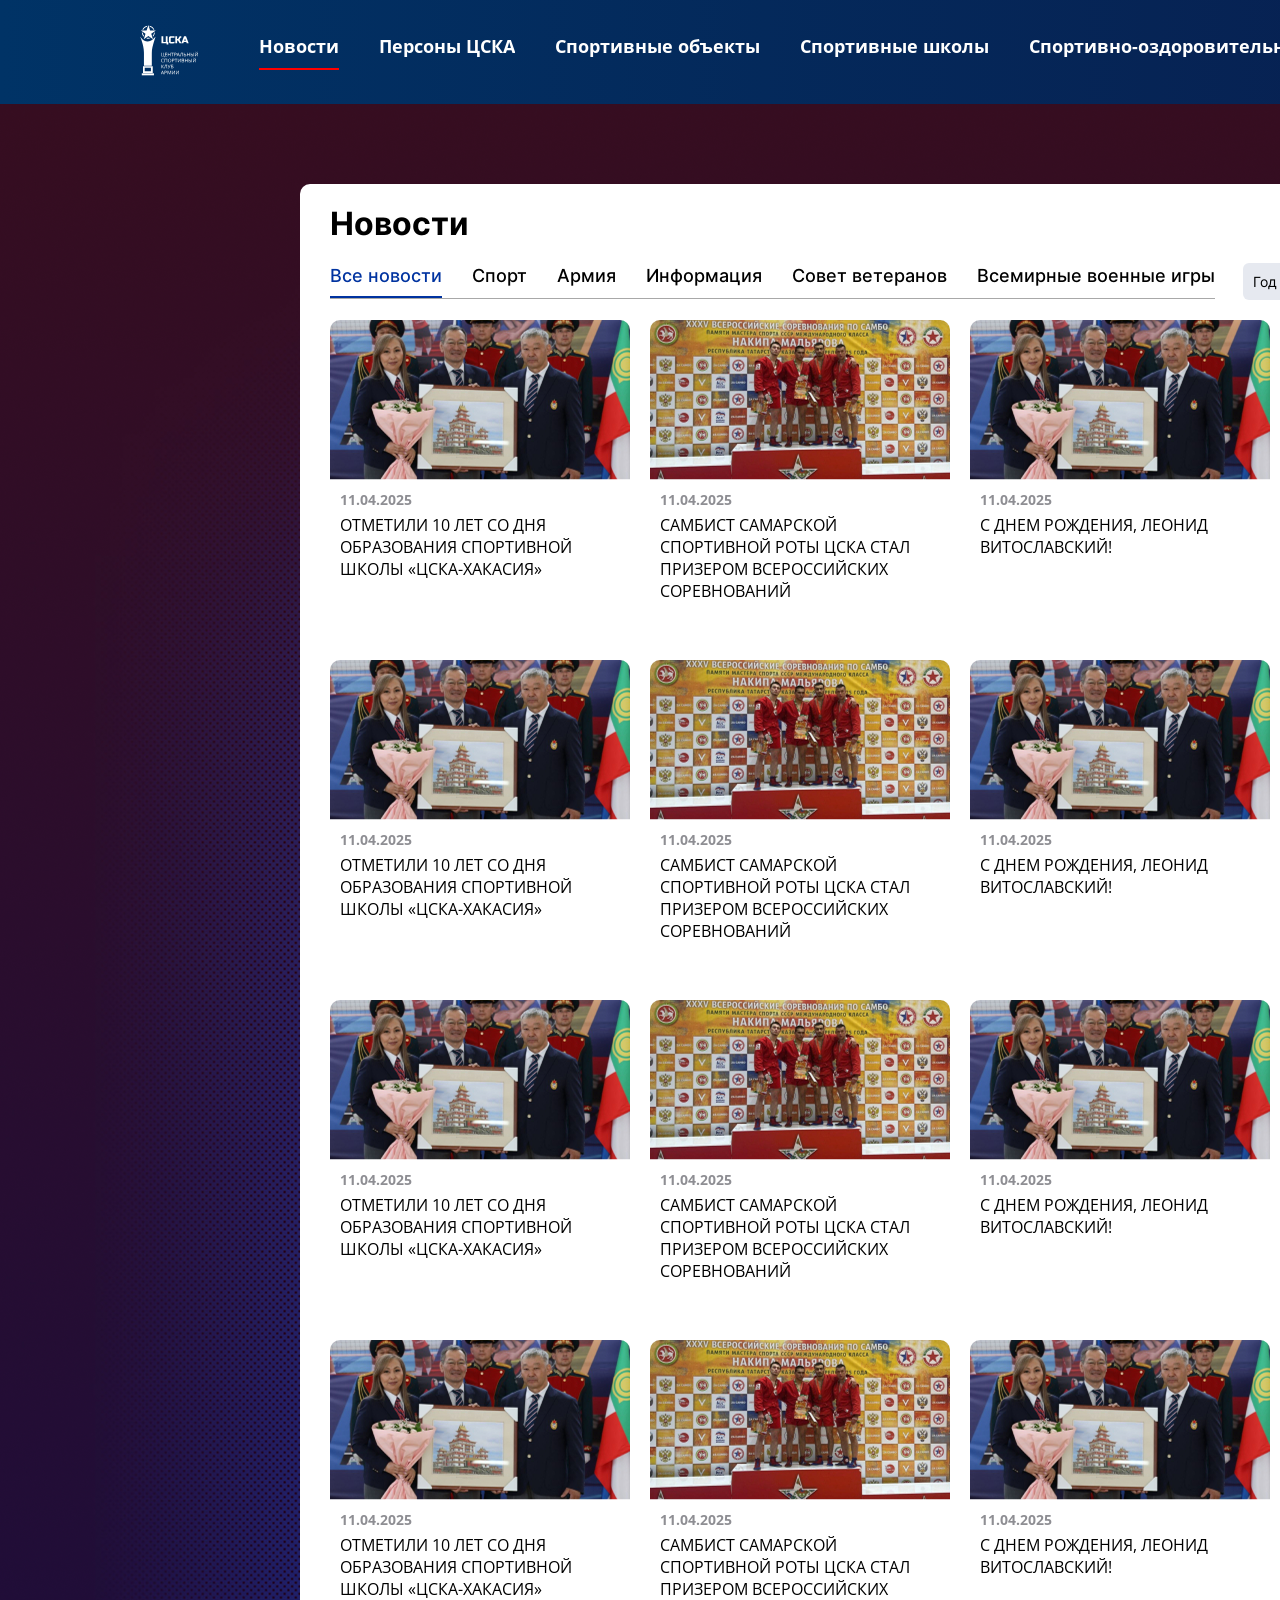
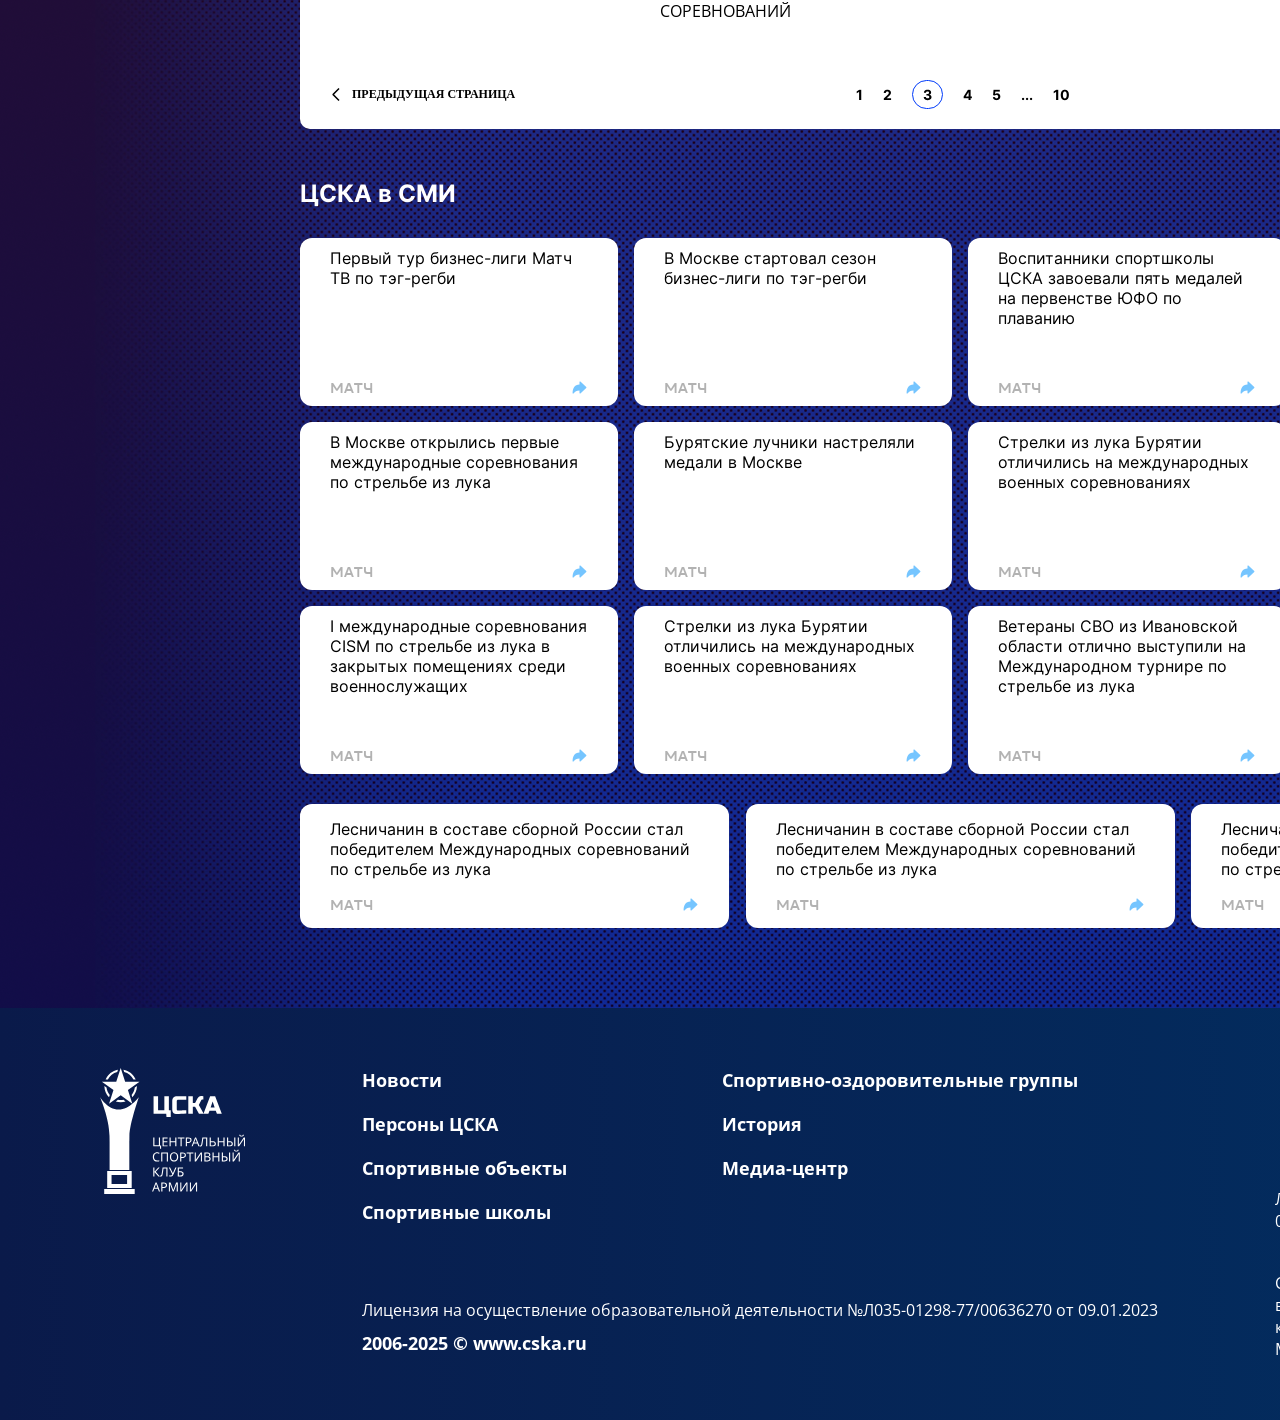
<file: index.html>
<!DOCTYPE html>
<html lang="en">

<head>
    <meta charset="UTF-8">
    <meta name="viewport" content="width=device-width, initial-scale=1.0">
    <link rel="stylesheet" href="./style/style.css">
    <title>Новости</title>
</head>

<body>
    <header>
        <a href="index8.html"><img src="./assets/icons/Logo.svg" alt=""></a>
        <ul>
            <div class="li2">
                <li>Новости</li>
                <hr>
            </div>
            <a href="index2.html">Персоны ЦСКА</a>
            <a href="index3.html">Спортивные объекты</a>
            <a href="index4.html">Спортивные школы</a>
            <a href="index5.html">Спортивно-оздоровительные группы</a>
            <a href="index6.html">История</a>
            <a href="index7.html">Медиа-центр</a>
        </ul>
    </header>
    <div class="news">
        <div class="content">
            <h1>Новости</h1>
            <section>
                <ul>
                    <div class="li2">
                        <li> Все новости</li>
                        <hr>
                    </div>
                    <li>Спорт</li>
                    <li>Армия</li>
                    <li>Информация</li>
                    <li>Совет ветеранов</li>
                    <li>Всемирные военные игры</li>
                </ul>
                <div class="btn" id="year-btn">
                    <p>Год</p>
                    <img src="./assets/icons/eva_arrow-up-fill.svg" alt="">
                    <ul id="year-dropdown" class="dropdown">
                        <!-- Список годов будет добавлен с помощью JS -->
                    </ul>
                </div>
                <div class="btn" id="month-btn">
                    <p>Месяц</p>
                    <img src="./assets/icons/eva_arrow-up-fill.svg" alt="">
                    <ul id="month-dropdown" class="dropdown">
                        <!-- Список месяцев будет добавлен с помощью JS -->
                    </ul>
                </div>
            </section>
            <div class="carts">
                <div class="cart">
                    <img src="./assets/img/New.png" alt="">
                    <div class="content">
                        <h2>11.04.2025</h2>
                        <p>ОТМЕТИЛИ 10 ЛЕТ СО ДНЯ ОБРАЗОВАНИЯ СПОРТИВНОЙ ШКОЛЫ «ЦСКА-ХАКАСИЯ»</p>
                    </div>
                </div>
                <div class="cart">
                    <img src="./assets/img/New2.png" alt="">
                    <div class="content">
                        <h2>11.04.2025</h2>
                        <p>САМБИСТ САМАРСКОЙ СПОРТИВНОЙ РОТЫ ЦСКА СТАЛ ПРИЗЕРОМ ВСЕРОССИЙСКИХ СОРЕВНОВАНИЙ</p>
                    </div>
                </div>
                <div class="cart">
                    <img src="./assets/img/New.png" alt="">
                    <div class="content">
                        <h2>11.04.2025</h2>
                        <p>С ДНЕМ РОЖДЕНИЯ, ЛЕОНИД ВИТОСЛАВСКИЙ!</p>
                    </div>
                </div>
                <div class="cart">
                    <img src="./assets/img/New2.png" alt="">
                    <div class="content">
                        <h2>11.04.2025</h2>
                        <p>ПОДВЕДЕНЫ ИТОГИ ПЕРВЕНСТВА ВООРУЖЕННЫХ СИЛ РФ ПО МИНИ-ФУТБОЛУ</p>
                    </div>
                </div>
                <div class="cart">
                    <img src="./assets/img/New.png" alt="">
                    <div class="content">
                        <h2>11.04.2025</h2>
                        <p>ОТМЕТИЛИ 10 ЛЕТ СО ДНЯ ОБРАЗОВАНИЯ СПОРТИВНОЙ ШКОЛЫ «ЦСКА-ХАКАСИЯ»</p>
                    </div>
                </div>
                <div class="cart">
                    <img src="./assets/img/New2.png" alt="">
                    <div class="content">
                        <h2>11.04.2025</h2>
                        <p>САМБИСТ САМАРСКОЙ СПОРТИВНОЙ РОТЫ ЦСКА СТАЛ ПРИЗЕРОМ ВСЕРОССИЙСКИХ СОРЕВНОВАНИЙ</p>
                    </div>
                </div>
                <div class="cart">
                    <img src="./assets/img/New.png" alt="">
                    <div class="content">
                        <h2>11.04.2025</h2>
                        <p>С ДНЕМ РОЖДЕНИЯ, ЛЕОНИД ВИТОСЛАВСКИЙ!</p>
                    </div>
                </div>
                <div class="cart">
                    <img src="./assets/img/New2.png" alt="">
                    <div class="content">
                        <h2>11.04.2025</h2>
                        <p>ПОДВЕДЕНЫ ИТОГИ ПЕРВЕНСТВА ВООРУЖЕННЫХ СИЛ РФ ПО МИНИ-ФУТБОЛУ</p>
                    </div>
                </div>
                <div class="cart">
                    <img src="./assets/img/New.png" alt="">
                    <div class="content">
                        <h2>11.04.2025</h2>
                        <p>ОТМЕТИЛИ 10 ЛЕТ СО ДНЯ ОБРАЗОВАНИЯ СПОРТИВНОЙ ШКОЛЫ «ЦСКА-ХАКАСИЯ»</p>
                    </div>
                </div>
                <div class="cart">
                    <img src="./assets/img/New2.png" alt="">
                    <div class="content">
                        <h2>11.04.2025</h2>
                        <p>САМБИСТ САМАРСКОЙ СПОРТИВНОЙ РОТЫ ЦСКА СТАЛ ПРИЗЕРОМ ВСЕРОССИЙСКИХ СОРЕВНОВАНИЙ</p>
                    </div>
                </div>
                <div class="cart">
                    <img src="./assets/img/New.png" alt="">
                    <div class="content">
                        <h2>11.04.2025</h2>
                        <p>С ДНЕМ РОЖДЕНИЯ, ЛЕОНИД ВИТОСЛАВСКИЙ!</p>
                    </div>
                </div>
                <div class="cart">
                    <img src="./assets/img/New2.png" alt="">
                    <div class="content">
                        <h2>11.04.2025</h2>
                        <p>ПОДВЕДЕНЫ ИТОГИ ПЕРВЕНСТВА ВООРУЖЕННЫХ СИЛ РФ ПО МИНИ-ФУТБОЛУ</p>
                    </div>
                </div>
                <div class="cart">
                    <img src="./assets/img/New.png" alt="">
                    <div class="content">
                        <h2>11.04.2025</h2>
                        <p>ОТМЕТИЛИ 10 ЛЕТ СО ДНЯ ОБРАЗОВАНИЯ СПОРТИВНОЙ ШКОЛЫ «ЦСКА-ХАКАСИЯ»</p>
                    </div>
                </div>
                <div class="cart">
                    <img src="./assets/img/New2.png" alt="">
                    <div class="content">
                        <h2>11.04.2025</h2>
                        <p>САМБИСТ САМАРСКОЙ СПОРТИВНОЙ РОТЫ ЦСКА СТАЛ ПРИЗЕРОМ ВСЕРОССИЙСКИХ СОРЕВНОВАНИЙ</p>
                    </div>
                </div>
                <div class="cart">
                    <img src="./assets/img/New.png" alt="">
                    <div class="content">
                        <h2>11.04.2025</h2>
                        <p>С ДНЕМ РОЖДЕНИЯ, ЛЕОНИД ВИТОСЛАВСКИЙ!</p>
                    </div>
                </div>
                <div class="cart">
                    <img src="./assets/img/New2.png" alt="">
                    <div class="content">
                        <h2>11.04.2025</h2>
                        <p>ПОДВЕДЕНЫ ИТОГИ ПЕРВЕНСТВА ВООРУЖЕННЫХ СИЛ РФ ПО МИНИ-ФУТБОЛУ</p>
                    </div>
                </div>
            </div>
            <section2>
                <div class="text">
                    <img src="./assets/icons/weui_arrow-outlined.svg" alt="">
                    <h2>ПРЕДЫДУЩАЯ СТРАНИЦА</h2>
                </div>
                <div class="number">
                    <h2>1</h2>
                    <h2>2</h2>
                    <img src="./assets/icons/3.svg" alt="">
                    <h2>4</h2>
                    <h2>5</h2>
                    <h2>...</h2>
                    <h2>10</h2>
                </div>
                <div class="text">
                    <h2>СЛЕДУЮЩАЯ СТРАНИЦА</h2>
                    <img src="./assets/icons/weui_arrow-outlined2.svg" alt="">
                </div>
            </section2>
        </div>
        <div class="content2">
            <h1>ЦСКА в СМИ</h1>
            <div class="carts">
                <div class="cart">
                    <p>Первый тур бизнес-лиги Матч ТВ по тэг-регби</p>
                    <div class="icon">
                        <p>Матч</p>
                        <img src="./assets/icons/ion_arrow-redo.svg" alt="">
                    </div>
                </div>
                <div class="cart">
                    <p>В Москве стартовал сезон бизнес-лиги по тэг-регби</p>
                    <div class="icon">
                        <p>Матч</p>
                        <img src="./assets/icons/ion_arrow-redo.svg" alt="">
                    </div>
                </div>
                <div class="cart">
                    <p>Воспитанники спортшколы ЦСКА завоевали пять медалей на первенстве ЮФО по плаванию</p>
                    <div class="icon">
                        <p>Матч</p>
                        <img src="./assets/icons/ion_arrow-redo.svg" alt="">
                    </div>
                </div>
                <div class="cart">
                    <p>Красноярский спортсмен стал бронзовым призером чемпионата мира по стрельбе из лука</p>
                    <div class="icon">
                        <p>Матч</p>
                        <img src="./assets/icons/ion_arrow-redo.svg" alt="">
                    </div>
                </div>
                <div class="cart">
                    <p>В Москве открылись первые международные соревнования по стрельбе из лука</p>
                    <div class="icon">
                        <p>Матч</p>
                        <img src="./assets/icons/ion_arrow-redo.svg" alt="">
                    </div>
                </div>
                <div class="cart">
                    <p>Бурятские лучники настреляли медали в Москве</p>
                    <div class="icon">
                        <p>Матч</p>
                        <img src="./assets/icons/ion_arrow-redo.svg" alt="">
                    </div>
                </div>
                <div class="cart">
                    <p>Стрелки из лука Бурятии отличились на международных военных соревнованиях</p>
                    <div class="icon">
                        <p>Матч</p>
                        <img src="./assets/icons/ion_arrow-redo.svg" alt="">
                    </div>
                </div>
                <div class="cart">
                    <p>ППобеда лесничанина на международных соревнованиях по стрельбе из лука</p>
                    <div class="icon">
                        <p>Матч</p>
                        <img src="./assets/icons/ion_arrow-redo.svg" alt="">
                    </div>
                </div>
                <div class="cart">
                    <p>I международные соревнования CISM по стрельбе из лука в закрытых помещениях среди военнослужащих</p>
                    <div class="icon">
                        <p>Матч</p>
                        <img src="./assets/icons/ion_arrow-redo.svg" alt="">
                    </div>
                </div>
                <div class="cart">
                    <p>Стрелки из лука Бурятии отличились на международных военных соревнованиях</p>
                    <div class="icon">
                        <p>Матч</p>
                        <img src="./assets/icons/ion_arrow-redo.svg" alt="">
                    </div>
                </div>
                <div class="cart">
                    <p>Ветераны СВО из Ивановской области отлично выступили на Международном турнире по стрельбе из лука</p>
                    <div class="icon">
                        <p>Матч</p>
                        <img src="./assets/icons/ion_arrow-redo.svg" alt="">
                    </div>
                </div>
                <div class="cart">
                    <p>Лесничанин в составе сборной России стал победителем Международных соревнований по стрельбе из лука</p>
                    <div class="icon">
                        <p>Матч</p>
                        <img src="./assets/icons/ion_arrow-redo.svg" alt="">
                    </div>
                </div>
            </div>
            <div class="cart2">
                <div class="cart">
                    <p>Лесничанин в составе сборной России стал победителем Международных соревнований по стрельбе из лука</p>
                    <div class="icon">
                        <p>Матч</p>
                        <img src="./assets/icons/ion_arrow-redo.svg" alt="">
                    </div>
                </div>
                <div class="cart">
                    <p>Лесничанин в составе сборной России стал победителем Международных соревнований по стрельбе из лука</p>
                    <div class="icon">
                        <p>Матч</p>
                        <img src="./assets/icons/ion_arrow-redo.svg" alt="">
                    </div>
                </div>
                <div class="cart">
                    <p>Лесничанин в составе сборной России стал победителем Международных соревнований по стрельбе из лука</p>
                    <div class="icon">
                        <p>Матч</p>
                        <img src="./assets/icons/ion_arrow-redo.svg" alt="">
                    </div>
                </div>
            </div>
        </div>
    </div>
    <footer>
        <img src="./assets/icons/Logo2.svg" alt="">
        <div class="content">
            <section>
                <ul>
                    <li>Новости</li>
                    <li>Персоны ЦСКА</li>
                    <li>Спортивные объекты</li>
                    <li>Спортивные школы</li>
                </ul>

                <ul>
                    <li>Спортивно-оздоровительные группы</li>
                    <li>История</li>
                    <li>Медиа-центр</li>
                </ul>
            </section>
            <section2>
                <p>Лицензия на осуществление образовательной деятельности №Л035-01298-77/00636270 от 09.01.2023</p>
                <li>2006-2025 © www.cska.ru</li>
            </section2>
        </div>
        <div class="content2">
            <p>Лицензия на осуществление образовательной деятельности №Л035-01298-77/00636270 от 09.01.2023</p>
            <p>Свидетельство о регистрации СМИ Эл №ФС77-30691 от 07.12.2007 выдано Федеральной службой по надзору в сфере массовых коммуникаций, связи и охраны культурного наследия 2006-2025 ФАУ МО РФ ЦСКА «CSKA.ru»</p>
        </div>
    </footer>
    <script src="./js/script.js"></script>
</body>

</html>
</file>
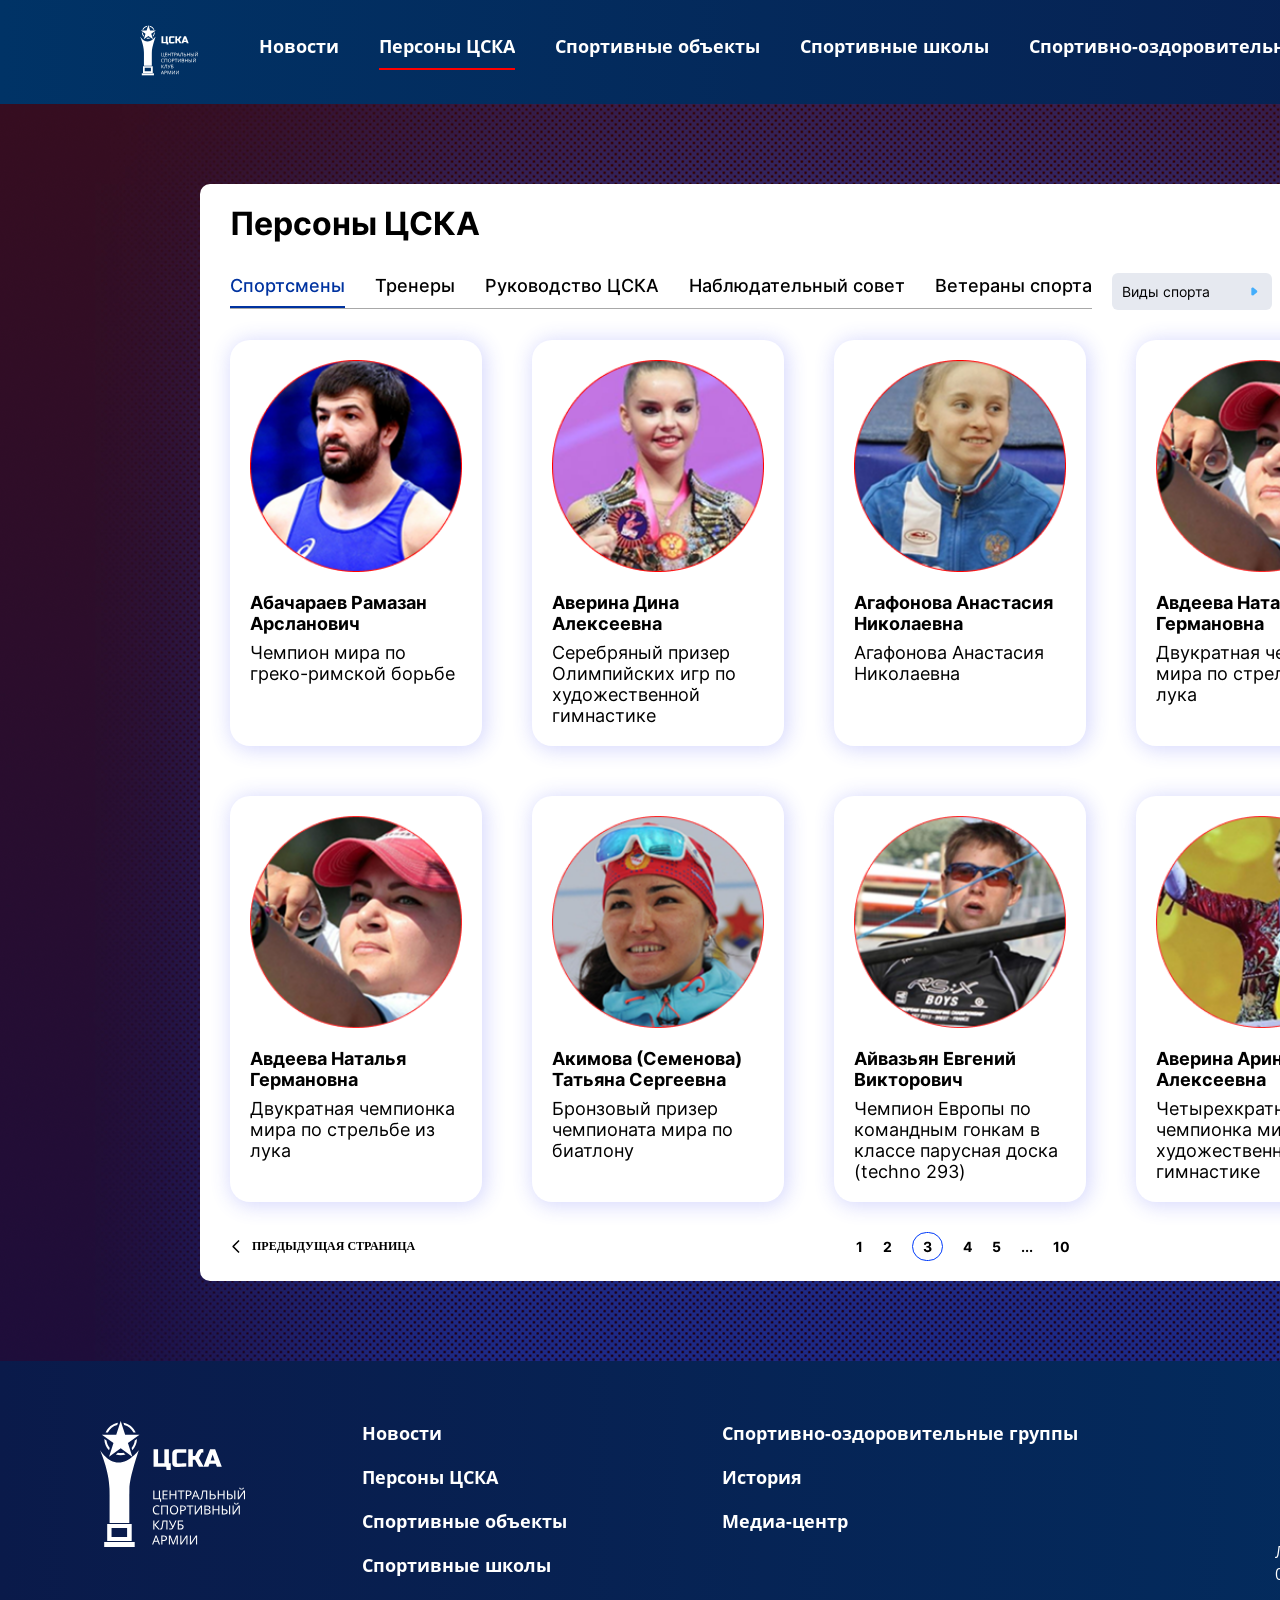
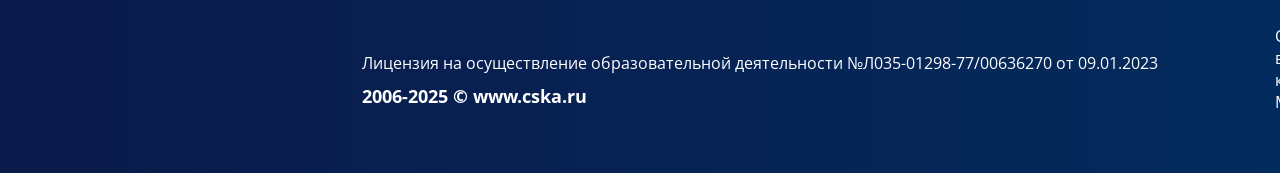
<file: index2.html>
<!DOCTYPE html>
<html lang="en">

<head>
    <meta charset="UTF-8">
    <meta name="viewport" content="width=device-width, initial-scale=1.0">
    <link rel="stylesheet" href="./style/style.css">
    <title>Персоны ЦСКА</title>
</head>

<body>
    <header>
        <a href="index8.html"><img src="./assets/icons/Logo.svg" alt=""></a>
        <ul>
            <a href="index.html">Новости</a>
            <div class="li2">
                <li>Персоны ЦСКА</li>
                <hr>
            </div>
            <a href="index3.html">Спортивные объекты</a>
            <a href="index4.html">Спортивные школы</a>
            <a href="index5.html">Спортивно-оздоровительные группы</a>
            <a href="index6.html">История</a>
            <a href="index7.html">Медиа-центр</a>
        </ul>
    </header>
    <div class="perconu">
        <div class="content">
            <h1>Персоны ЦСКА</h1>
            <section>
                <ul>
                    <div class="li2">
                        <li>Спортсмены</li>
                        <hr>
                    </div>
                    <li>Тренеры</li>
                    <li>Руководство ЦСКА</li>
                    <li>Наблюдательный совет</li>
                    <li>Ветераны спорта</li>
                </ul>

                <div class="btn" id="sport-btn">
                    <p>Виды спорта</p>
                    <img src="./assets/icons/eva_arrow-up-fill.svg" alt="">
                    <ul class="dropdown" id="sport-dropdown"></ul>
                </div>
            </section>

            </section>
            <div class="carts">
                <div class="cart">
                    <img src="./assets/img/Person.png" alt="">
                    <div class="text">
                        <h2>Абачараев Рамазан Арсланович</h2>
                        <p>Чемпион мира по греко-римской борьбе</p>
                    </div>
                </div>
                <div class="cart">
                    <img src="./assets/img/Person2.png" alt="">
                    <div class="text">
                        <h2>Аверина Дина Алексеевна</h2>
                        <p>Серебряный призер Олимпийских игр по художественной гимнастике</p>
                    </div>
                </div>
                <div class="cart">
                    <img src="./assets/img/Person3.png" alt="">
                    <div class="text">
                        <h2>Агафонова Анастасия Николаевна</h2>
                        <p>Агафонова Анастасия Николаевна</p>
                    </div>
                </div>
                <div class="cart">
                    <img src="./assets/img/Person4.png" alt="">
                    <div class="text">
                        <h2>Авдеева Наталья Германовна</h2>
                        <p>Двукратная чемпионка мира по стрельбе из лука</p>
                    </div>
                </div>
                <div class="cart">
                    <img src="./assets/img/Person5.png" alt="">
                    <div class="text">
                        <h2>Адеев Денис Игоревич</h2>
                        <p>Серебряный призер I Всемирных пляжных игр в плавании на открытой воде</p>
                    </div>
                </div>
                <div class="cart">
                    <img src="./assets/img/Person4.png" alt="">
                    <div class="text">
                        <h2>Авдеева Наталья Германовна</h2>
                        <p>Двукратная чемпионка мира по стрельбе из лука</p>
                    </div>
                </div>
                <div class="cart">
                    <img src="./assets/img/Person6.png" alt="">
                    <div class="text">
                        <h2>Акимова (Семенова) Татьяна Сергеевна</h2>
                        <p>Бронзовый призер чемпионата мира по биатлону</p>
                    </div>
                </div>
                <div class="cart">
                    <img src="./assets/img/Person7.png" alt="">
                    <div class="text">
                        <h2>Айвазьян Евгений Викторович</h2>
                        <p>Чемпион Европы по командным гонкам в классе парусная доска (techno 293)</p>
                    </div>
                </div>
                <div class="cart">
                    <img src="./assets/img/Person8.png" alt="">
                    <div class="text">
                        <h2>Аверина Арина Алексеевна</h2>
                        <p>Четырехкратная чемпионка мира по художественной гимнастике</p>
                    </div>
                </div>
                <div class="cart">
                    <img src="./assets/img/Person9.png" alt="">
                    <div class="text">
                        <h2>Акименко Михаил Сергеевич</h2>
                        <p>Серебряный призер чемпионата мира по легкой атлетике</p>
                    </div>
                </div>
            </div>
            <section2>
                <div class="text">
                    <img src="./assets/icons/weui_arrow-outlined.svg" alt="">
                    <h2>ПРЕДЫДУЩАЯ СТРАНИЦА</h2>
                </div>
                <div class="number">
                    <h2>1</h2>
                    <h2>2</h2>
                    <img src="./assets/icons/3.svg" alt="">
                    <h2>4</h2>
                    <h2>5</h2>
                    <h2>...</h2>
                    <h2>10</h2>
                </div>
                <div class="text">
                    <h2>СЛЕДУЮЩАЯ СТРАНИЦА</h2>
                    <img src="./assets/icons/weui_arrow-outlined2.svg" alt="">
                </div>
            </section2>
        </div>
    </div>
    <footer>
        <img src="./assets/icons/Logo2.svg" alt="">
        <div class="content">
            <section>
                <ul>
                    <li>Новости</li>
                    <li>Персоны ЦСКА</li>
                    <li>Спортивные объекты</li>
                    <li>Спортивные школы</li>
                </ul>

                <ul>
                    <li>Спортивно-оздоровительные группы</li>
                    <li>История</li>
                    <li>Медиа-центр</li>
                </ul>
            </section>
            <section2>
                <p>Лицензия на осуществление образовательной деятельности №Л035-01298-77/00636270 от 09.01.2023</p>
                <li>2006-2025 © www.cska.ru</li>
            </section2>
        </div>
        <div class="content2">
            <p>Лицензия на осуществление образовательной деятельности №Л035-01298-77/00636270 от 09.01.2023</p>
            <p>Свидетельство о регистрации СМИ Эл №ФС77-30691 от 07.12.2007 выдано Федеральной службой по надзору в сфере массовых коммуникаций, связи и охраны культурного наследия 2006-2025 ФАУ МО РФ ЦСКА «CSKA.ru»</p>
        </div>
    </footer>
    <script src="../js/persons.js"></script>
</body>

</html>
</file>
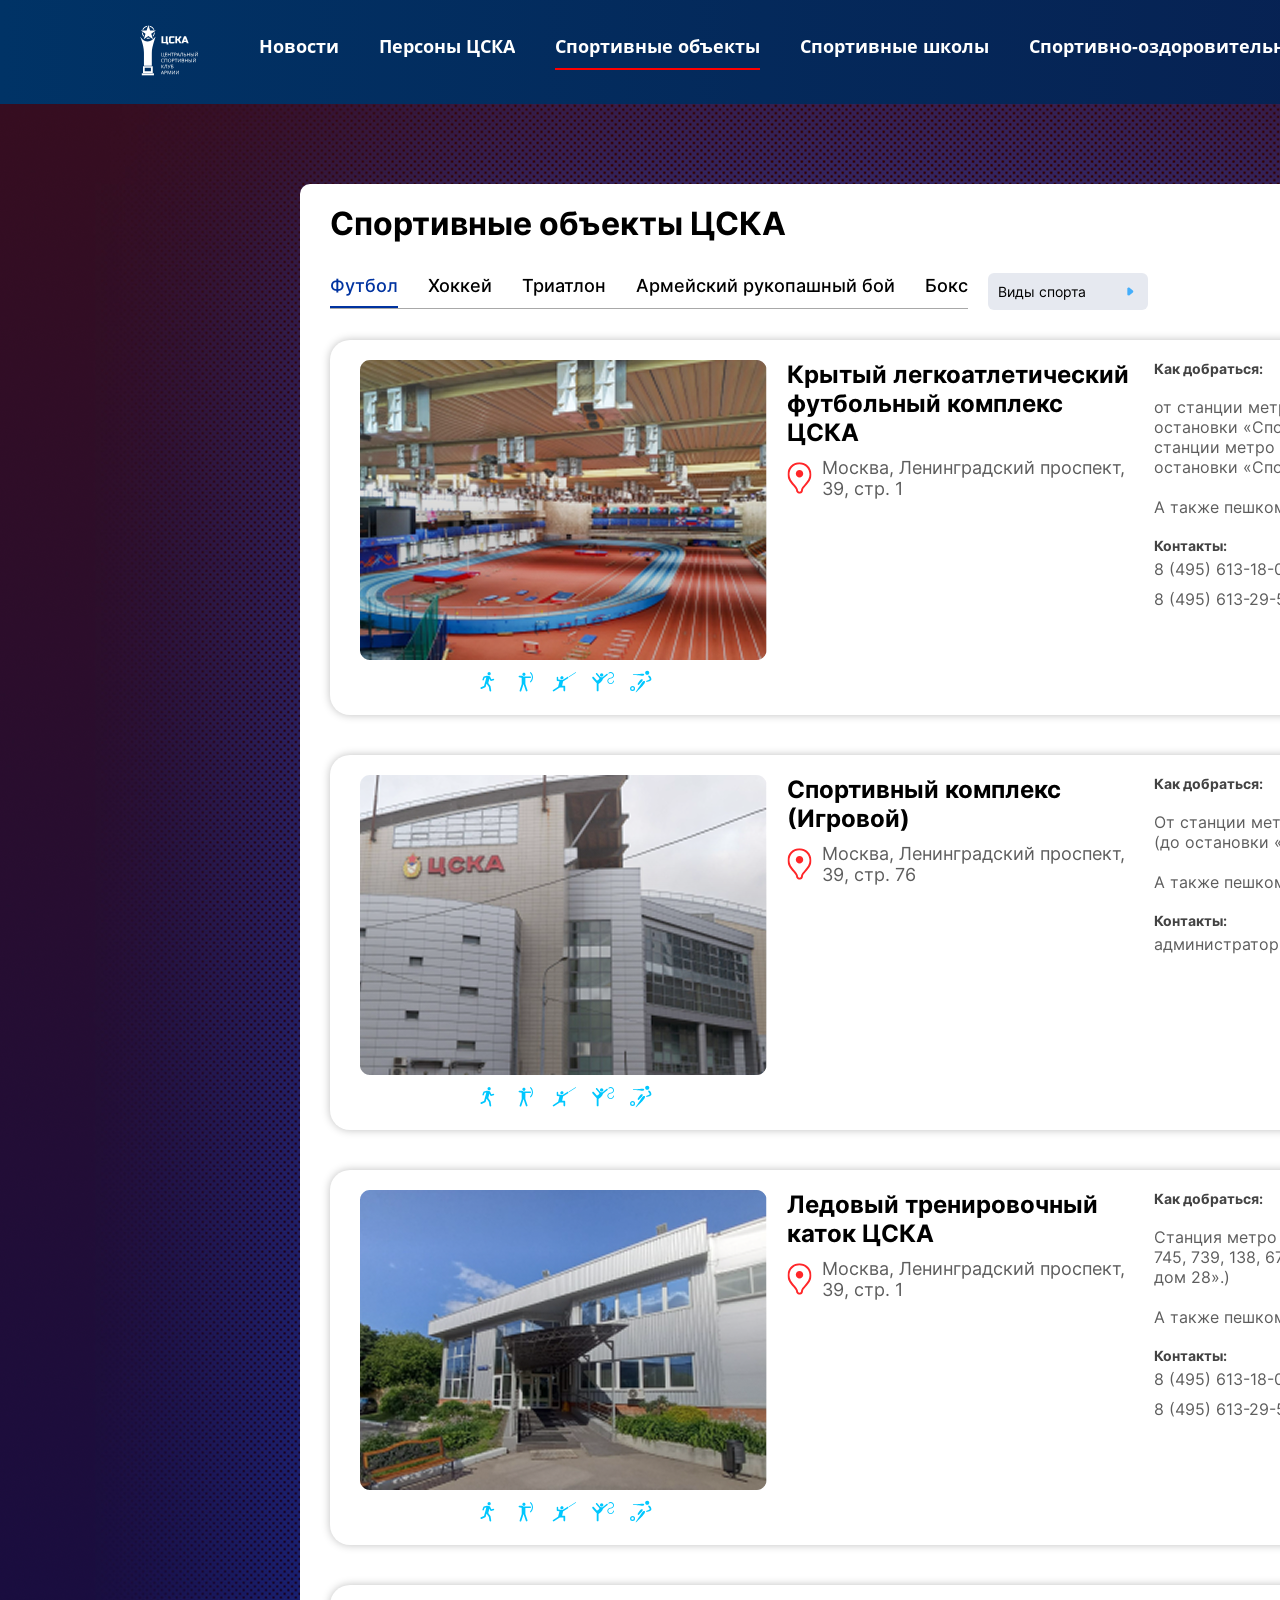
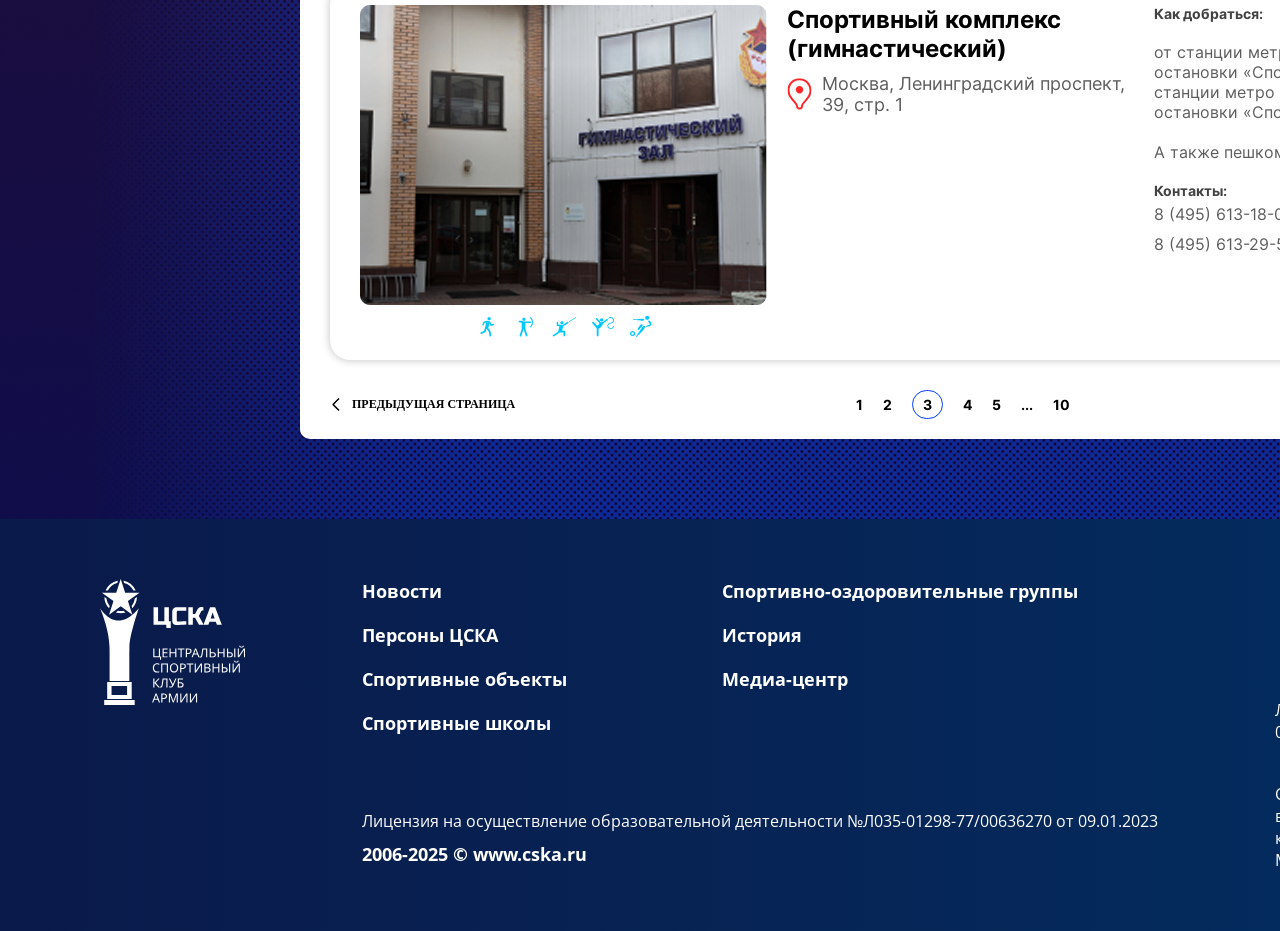
<file: index3.html>
<!DOCTYPE html>
<html lang="en">

<head>
    <meta charset="UTF-8">
    <meta name="viewport" content="width=device-width, initial-scale=1.0">
    <link rel="stylesheet" href="./style/style.css">
    <title>Спортивные объекты</title>
</head>

<body>
    <header>
        <a href="index8.html"><img src="./assets/icons/Logo.svg" alt=""></a>
        <ul>
            <a href="index.html">Новости</a>
            <a href="index2.html">Персоны ЦСКА</a>
            <div class="li2">
                <li>Спортивные объекты</li>
                <hr>
            </div>
            <a href="index4.html">Спортивные школы</a>
            <a href="index5.html">Спортивно-оздоровительные группы</a>
            <a href="index6.html">История</a>
            <a href="index7.html">Медиа-центр</a>
        </ul>
    </header>
    <div class="sport_ob">
        <div class="content">
            <h1>Спортивные объекты ЦСКА</h1>
            <section>
                <ul>
                    <div class="li2">
                        <li>Футбол</li>
                        <hr>
                    </div>
                    <li>Хоккей</li>
                    <li>Триатлон</li>
                    <li>Армейский рукопашный бой</li>
                    <li>Бокс</li>
                </ul>
                <div class="btn" id="sport-btn">
                    <p>Виды спорта</p>
                    <img src="./assets/icons/eva_arrow-up-fill.svg" alt="">
                    <ul class="dropdown" id="sport-dropdown"></ul>
                </div>
            </section>
            <div class="carts">
                <div class="cart">
                    <div class="one">
                        <img src="./assets/img/sport.png" alt="">
                        <div class="icon">
                            <img src="./assets/icons/Layer_1.svg" alt="">
                            <img src="./assets/icons/Layer_2.svg" alt="">
                            <img src="./assets/icons/Layer_3.svg" alt="">
                            <img src="./assets/icons/Layer_4.svg" alt="">
                            <img src="./assets/icons/Layer_5.svg" alt="">
                        </div>
                    </div>
                    <div class="two">
                        <h2>Крытый легкоатлетический футбольный комплекс ЦСКА</h2>
                        <div class="location">
                            <img src="./assets/icons/Location.svg" alt="">
                            <p>Москва, Ленинградский проспект, 39, стр. 1</p>
                        </div>
                    </div>
                    <div class="three">
                        <section>
                            <h3>Как добраться:</h3>
                            <p>от станции метро «Аэропорт» автобусом до остановки «Спортивный комплекс ЦСКА»; от станции метро «Динамо» автобусом №318 до остановки «Спортивный комплекс ЦСКА».</p>
                            <p>А также пешком от станции метро «ЦСКА».</p>
                        </section>
                        <section2>
                            <h3>Контакты: </h3>
                            <div class="text">
                                <p>8 (495) 613-18-02</p>
                                <p>8 (495) 613-29-54</p>
                            </div>
                        </section2>
                    </div>
                </div>
                <div class="cart">
                    <div class="one">
                        <img src="./assets/img/sport2.png" alt="">
                        <div class="icon">
                            <img src="./assets/icons/Layer_1.svg" alt="">
                            <img src="./assets/icons/Layer_2.svg" alt="">
                            <img src="./assets/icons/Layer_3.svg" alt="">
                            <img src="./assets/icons/Layer_4.svg" alt="">
                            <img src="./assets/icons/Layer_5.svg" alt="">
                        </div>
                    </div>
                    <div class="two">
                        <h2>Спортивный комплекс (Игровой)</h2>
                        <div class="location">
                            <img src="./assets/icons/Location.svg" alt="">
                            <p>Москва, Ленинградский проспект, 39, стр. 76</p>
                        </div>
                    </div>
                    <div class="three">
                        <section>
                            <h3>Как добраться:</h3>
                            <p>От станции метро «Аэропорт»: троллейбус № т70 (до остановки «Спортивный комплекс ЦСКА»)</p>
                            <p>А также пешком от станции метро «ЦСКА».</p>
                        </section>
                        <section2>
                            <h3>Контакты: </h3>
                            <div class="text">
                                <p>администратор: 8 (495) 613-43-65</p>
                            </div>
                        </section2>
                    </div>
                </div>
                <div class="cart">
                    <div class="one">
                        <img src="./assets/img/sport3.png" alt="">
                        <div class="icon">
                            <img src="./assets/icons/Layer_1.svg" alt="">
                            <img src="./assets/icons/Layer_2.svg" alt="">
                            <img src="./assets/icons/Layer_3.svg" alt="">
                            <img src="./assets/icons/Layer_4.svg" alt="">
                            <img src="./assets/icons/Layer_5.svg" alt="">
                        </div>
                    </div>
                    <div class="two">
                        <h2>Ледовый тренировочный каток ЦСКА</h2>
                        <div class="location">
                            <img src="./assets/icons/Location.svg" alt="">
                            <p>Москва, Ленинградский проспект, 39, стр. 1</p>
                        </div>
                    </div>
                    <div class="three">
                        <section>
                            <h3>Как добраться:</h3>
                            <p> Станция метро «Речной вокзал», автобус № 200, 745, 739, 138, 673 (до остановки «улица Дыбенко, дом 28».)</p>
                            <p>А также пешком от станции метро «ЦСКА».</p>
                        </section>
                        <section2>
                            <h3>Контакты: </h3>
                            <div class="text">
                                <p>8 (495) 613-18-02</p>
                                <p>8 (495) 613-29-54</p>
                            </div>
                        </section2>
                    </div>
                </div>
                <div class="cart">
                    <div class="one">
                        <img src="./assets/img/sport4.png" alt="">
                        <div class="icon">
                            <img src="./assets/icons/Layer_1.svg" alt="">
                            <img src="./assets/icons/Layer_2.svg" alt="">
                            <img src="./assets/icons/Layer_3.svg" alt="">
                            <img src="./assets/icons/Layer_4.svg" alt="">
                            <img src="./assets/icons/Layer_5.svg" alt="">
                        </div>
                    </div>
                    <div class="two">
                        <h2>Спортивный комплекс (гимнастический)</h2>
                        <div class="location">
                            <img src="./assets/icons/Location.svg" alt="">
                            <p>Москва, Ленинградский проспект, 39, стр. 1</p>
                        </div>
                    </div>
                    <div class="three">
                        <section>
                            <h3>Как добраться:</h3>
                            <p>от станции метро «Аэропорт» автобусом до остановки «Спортивный комплекс ЦСКА»; от станции метро «Динамо» автобусом №318 до остановки «Спортивный комплекс ЦСКА».</p>
                            <p>А также пешком от станции метро «ЦСКА».</p>
                        </section>
                        <section2>
                            <h3>Контакты: </h3>
                            <div class="text">
                                <p>8 (495) 613-18-02</p>
                                <p>8 (495) 613-29-54</p>
                            </div>
                        </section2>
                    </div>
                </div>
            </div>
            <section2>
                <div class="text">
                    <img src="./assets/icons/weui_arrow-outlined.svg" alt="">
                    <h2>ПРЕДЫДУЩАЯ СТРАНИЦА</h2>
                </div>
                <div class="number">
                    <h2>1</h2>
                    <h2>2</h2>
                    <img src="./assets/icons/3.svg" alt="">
                    <h2>4</h2>
                    <h2>5</h2>
                    <h2>...</h2>
                    <h2>10</h2>
                </div>
                <div class="text">
                    <h2>СЛЕДУЮЩАЯ СТРАНИЦА</h2>
                    <img src="./assets/icons/weui_arrow-outlined2.svg" alt="">
                </div>
            </section2>
        </div>
    </div>
    <footer>
        <img src="./assets/icons/Logo2.svg" alt="">
        <div class="content">
            <section>
                <ul>
                    <li>Новости</li>
                    <li>Персоны ЦСКА</li>
                    <li>Спортивные объекты</li>
                    <li>Спортивные школы</li>
                </ul>

                <ul>
                    <li>Спортивно-оздоровительные группы</li>
                    <li>История</li>
                    <li>Медиа-центр</li>
                </ul>
            </section>
            <section2>
                <p>Лицензия на осуществление образовательной деятельности №Л035-01298-77/00636270 от 09.01.2023</p>
                <li>2006-2025 © www.cska.ru</li>
            </section2>
        </div>
        <div class="content2">
            <p>Лицензия на осуществление образовательной деятельности №Л035-01298-77/00636270 от 09.01.2023</p>
            <p>Свидетельство о регистрации СМИ Эл №ФС77-30691 от 07.12.2007 выдано Федеральной службой по надзору в сфере массовых коммуникаций, связи и охраны культурного наследия 2006-2025 ФАУ МО РФ ЦСКА «CSKA.ru»</p>
        </div>
    </footer>
    <script src="./js/objects.js"></script>
</body>

</html>
</file>
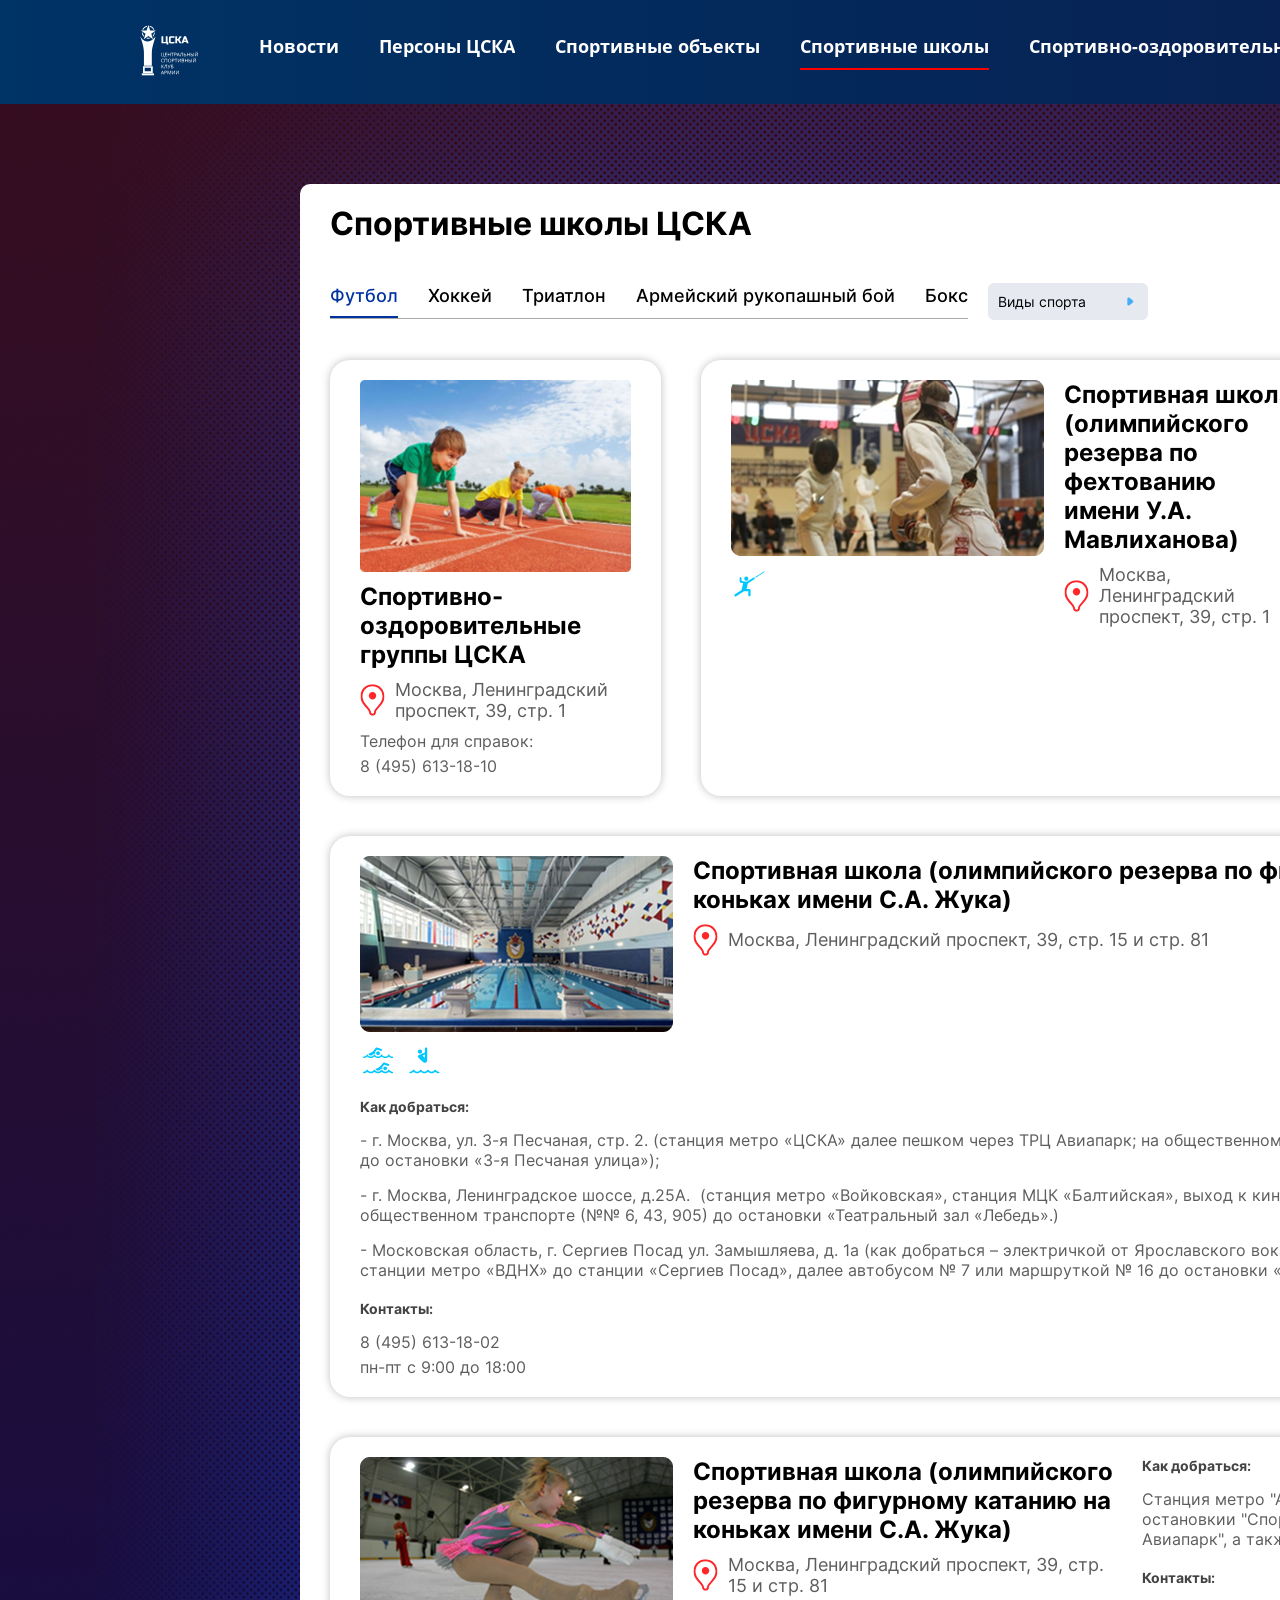
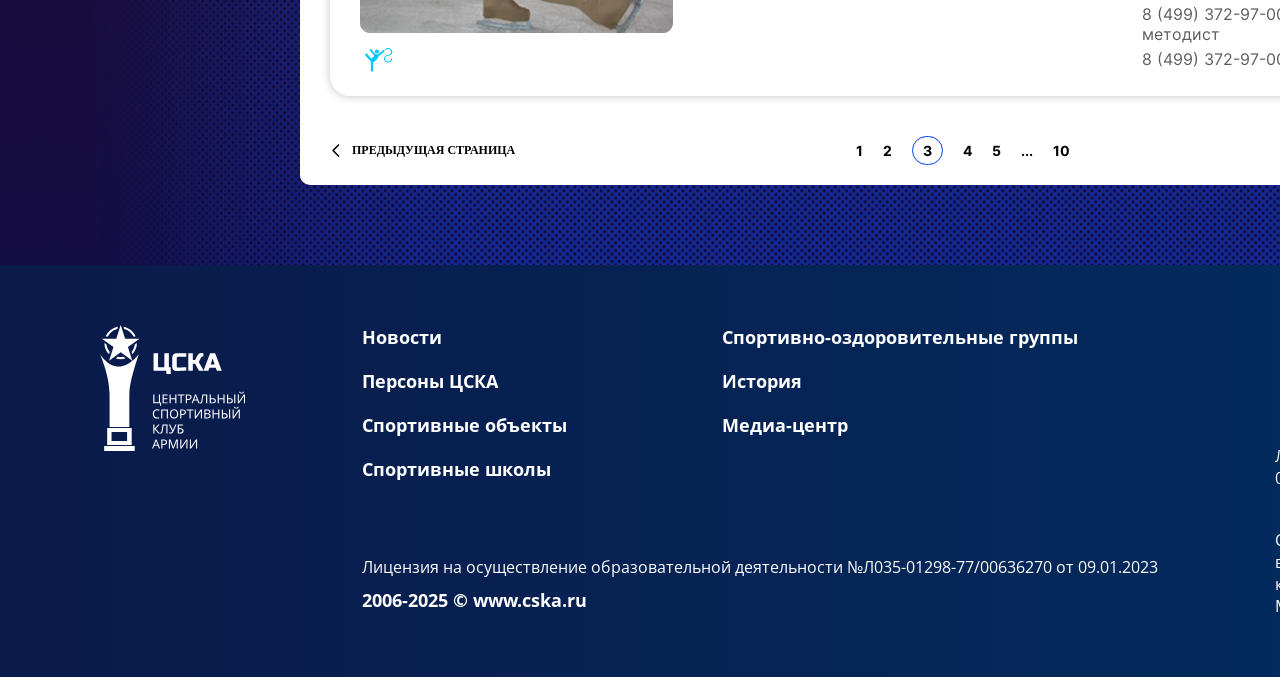
<file: index4.html>
<!DOCTYPE html>
<html lang="en">

<head>
    <meta charset="UTF-8">
    <meta name="viewport" content="width=device-width, initial-scale=1.0">
    <link rel="stylesheet" href="./style/style.css">
    <title>Спортивные школы</title>
</head>

<body>
    <header>
        <a href="index8.html"><img src="./assets/icons/Logo.svg" alt=""></a>
        <ul>
            <a href="index.html">Новости</a>
            <a href="index2.html">Персоны ЦСКА</a>
            <a href="index3.html">Спортивные объекты</a>
            <div class="li2">
                <li>Спортивные школы</li>
                <hr>
            </div>
            <a href="index5.html">Спортивно-оздоровительные группы</a>
            <a href="index6.html">История</a>
            <a href="index7.html">Медиа-центр</a>
        </ul>
    </header>
    <div class="sport_s">
        <div class="content">
            <h1>Спортивные школы ЦСКА</h1>
            <section>
                <ul>
                    <div class="li2">
                        <li>Футбол</li>
                        <hr>
                    </div>
                    <li>Хоккей</li>
                    <li>Триатлон</li>
                    <li>Армейский рукопашный бой</li>
                    <li>Бокс</li>
                </ul>
                <div class="btn" id="sport-btn">
                    <p>Виды спорта</p>
                    <img src="./assets/icons/eva_arrow-up-fill.svg" alt="">
                    <ul class="dropdown" id="sport-dropdown"></ul>
                </div>
            </section>
            <div class="carts">
                <div class="one">
                    <img src="./assets/img/gruppu.png" alt="">
                    <h2>Спортивно-оздоровительные группы ЦСКА</h2>
                    <div class="location">
                        <img src="./assets/icons/Location.svg" alt="">
                        <p>Москва, Ленинградский проспект, 39, стр. 1</p>
                    </div>
                    <div class="text">
                        <p>Телефон для справок:</p>
                        <p>8 (495) 613-18-10</p>
                    </div>
                </div>
                <div class="two">
                    <div class="i">
                        <img src="./assets/img/sport_shooc.png" alt="">
                        <img class="ic" src="./assets/icons/Layer_3.svg" alt="">
                    </div>
                    <div class="info">
                        <h2>Спортивная школа (олимпийского резерва по фехтованию имени У.А. Мавлиханова)</h2>
                        <div class="location">
                            <img src="./assets/icons/Location.svg" alt="">
                            <p>Москва, Ленинградский проспект, 39, стр. 1</p>
                        </div>
                    </div>
                    <div class="text">
                        <div class="t">
                            <h3>Как добраться:</h3>
                            <p>Станция метро "Аэропорт", "Динамо" до остановки «Спортивный комплекс ЦСКА» или "ТРЦ Авиапарк", а также пешком от метро "ЦСКА".</p>
                        </div>
                        <div class="tt">
                            <h3>Контакты: </h3>
                            <div class="c">
                                <div class="cont">
                                    <h3>Рапира:</h3>
                                    <p> 8 (968) 583-32-87</p>
                                </div>
                                <div class="cont">
                                    <h3>Шпага:</h3>
                                    <p> 8 (968) 583-32-87</p>
                                </div>
                                <div class="cont">
                                    <h3>Сабля:</h3>
                                    <p> 8 (968) 583-32-87</p>
                                </div>
                            </div>
                        </div>
                    </div>
                </div>
            </div>
            <div class="three">
                <section>
                    <div class="i">
                        <img src="./assets/img/sport_schoo3.png" alt="">
                        <div class="icon">
                            <img class="ic" src="./assets/icons/Layer_6.svg" alt="">
                            <img class="ic" src="./assets/icons/Layer_7.svg" alt="">
                        </div>
                    </div>
                    <div class="info">
                        <h2>Спортивная школа (олимпийского резерва по фигурному катанию на коньках имени С.А. Жука)</h2>
                        <div class="location">
                            <img src="./assets/icons/Location.svg" alt="">
                            <p>Москва, Ленинградский проспект, 39, стр. 15 и стр. 81</p>
                        </div>
                    </div>
                </section>
                <div class="text">
                    <div class="t">
                        <h3>Как добраться:</h3>
                        <p>- г. Москва, ул. 3-я Песчаная, стр. 2. (станция метро «ЦСКА» далее пешком через ТРЦ Авиапарк; на общественном транспорте (№№ 318, 175, 322) до остановки «3-я Песчаная улица»);</p>
                        <p>- г. Москва, Ленинградское шоссе, д.25А.  (станция метро «Войковская», станция МЦК «Балтийская», выход к кинотеатру «Варшава», далее на общественном транспорте (№№ 6, 43, 905) до остановки «Театральный зал «Лебедь».)</p>
                        <p>- Московская область, г. Сергиев Посад ул. Замышляева, д. 1а (как добраться – электричкой от Ярославского вокзала или автобусом № 388 от станции метро «ВДНХ» до станции «Сергиев Посад», далее автобусом № 7 или маршруткой № 16 до
                            остановки «Микрорайон Ферма»).</p>
                    </div>
                    <div class="tt">
                        <h3>Контакты: </h3>
                        <div class="cont">
                            <p>8 (495) 613-18-02</p>
                            <p>пн-пт с 9:00 до 18:00</p>
                        </div>
                    </div>
                </div>
            </div>
            <div class="two">
                <div class="i">
                    <img src="./assets/img/sport_schoo2.png" alt="">
                    <img class="ic" src="./assets/icons/Layer_4.svg" alt="">
                </div>
                <div class="info">
                    <h2>Спортивная школа (олимпийского резерва по фигурному катанию на коньках имени С.А. Жука)</h2>
                    <div class="location">
                        <img src="./assets/icons/Location.svg" alt="">
                        <p>Москва, Ленинградский проспект, 39, стр. 15 и стр. 81</p>
                    </div>
                </div>
                <div class="text">
                    <div class="t">
                        <h3>Как добраться:</h3>
                        <p>Станция метро "Аэропорт" или "Динамо" до остановкии "Спортивный комплекс ЦСКА" или "ТРЦ Авиапарк", а также пешком от метро "ЦСКА"</p>
                    </div>
                    <div class="tt">
                        <h3>Контакты: </h3>
                        <div class="c">
                            <div class="cont">
                                <p>8 (499) 372-97-00 доб. 3091 директор СШОР/методист</p>
                                <p>8 (499) 372-97-00 доб. 3093 администратор</p>
                            </div>
                        </div>
                    </div>
                </div>
            </div>
            <section2>
                <div class="text">
                    <img src="./assets/icons/weui_arrow-outlined.svg" alt="">
                    <h2>ПРЕДЫДУЩАЯ СТРАНИЦА</h2>
                </div>
                <div class="number">
                    <h2>1</h2>
                    <h2>2</h2>
                    <img src="./assets/icons/3.svg" alt="">
                    <h2>4</h2>
                    <h2>5</h2>
                    <h2>...</h2>
                    <h2>10</h2>
                </div>
                <div class="text">
                    <h2>СЛЕДУЮЩАЯ СТРАНИЦА</h2>
                    <img src="./assets/icons/weui_arrow-outlined2.svg" alt="">
                </div>
            </section2>
        </div>
    </div>
    <footer>
        <img src="./assets/icons/Logo2.svg" alt="">
        <div class="content">
            <section>
                <ul>
                    <li>Новости</li>
                    <li>Персоны ЦСКА</li>
                    <li>Спортивные объекты</li>
                    <li>Спортивные школы</li>
                </ul>

                <ul>
                    <li>Спортивно-оздоровительные группы</li>
                    <li>История</li>
                    <li>Медиа-центр</li>
                </ul>
            </section>
            <section2>
                <p>Лицензия на осуществление образовательной деятельности №Л035-01298-77/00636270 от 09.01.2023</p>
                <li>2006-2025 © www.cska.ru</li>
            </section2>
        </div>
        <div class="content2">
            <p>Лицензия на осуществление образовательной деятельности №Л035-01298-77/00636270 от 09.01.2023</p>
            <p>Свидетельство о регистрации СМИ Эл №ФС77-30691 от 07.12.2007 выдано Федеральной службой по надзору в сфере массовых коммуникаций, связи и охраны культурного наследия 2006-2025 ФАУ МО РФ ЦСКА «CSKA.ru»</p>
        </div>
    </footer>
    <script src="../js/school.js"></script>
</body>

</html>
</file>
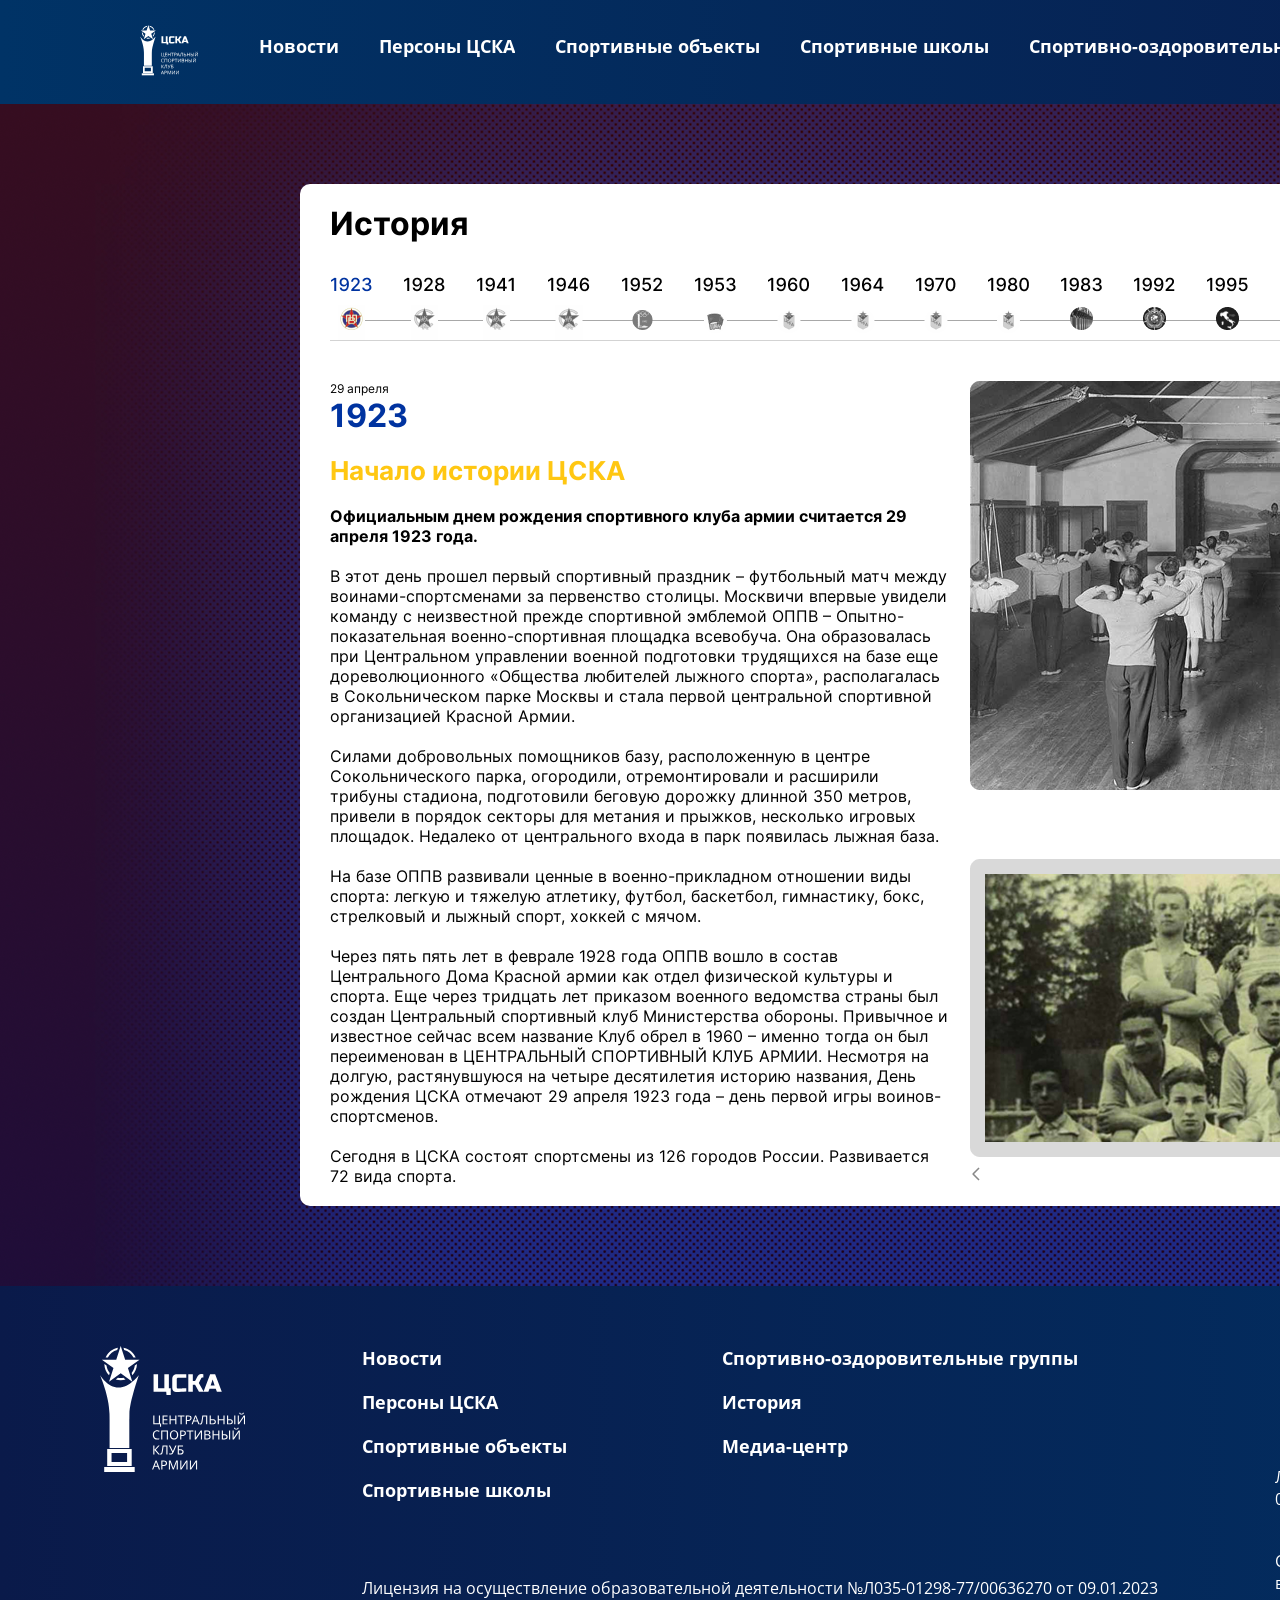
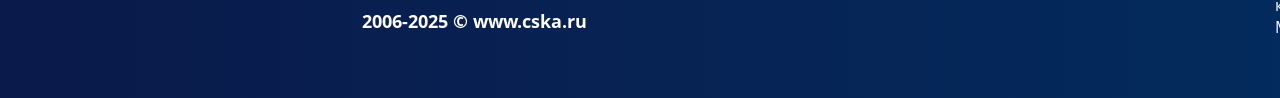
<file: index6.html>
<!DOCTYPE html>
<html lang="en">
<head>
    <meta charset="UTF-8">
    <meta name="viewport" content="width=device-width, initial-scale=1.0">
    <link rel="stylesheet" href="./style/style.css">
    <title>История</title>
</head>
<body>
    <header>
        <a href="index8.html"><img src="./assets/icons/Logo.svg" alt=""></a>
        <ul>
            <a href="index.html">Новости</a>
            <a href="index2.html">Персоны ЦСКА</a>
            <a href="index3.html">Спортивные объекты</a>
            <a href="index4.html">Спортивные школы</a>
            <a href="index5.html">Спортивно-оздоровительные группы</a>
            <div class="li2">
                <li>История</li>
                <hr>
            </div>
            <a href="index7.html">Медиа-центр</a>
        </ul>
    </header>
    <div class="history">
        <div class="content">
            <div class="text">
                <h1>История</h1>
                <img src="./assets/img/history.png" alt="">
            </div>
            <section>
                <section2>
                    <div class="text">
                        <p>29 апреля</p>
                        <h2>1923</h2>
                    </div>
                    <h2>Начало истории ЦСКА</h2>
                    <h3>Официальным днем рождения спортивного клуба армии считается 29 апреля 1923 года.</h3>
                    <p>В этот день прошел первый спортивный праздник – футбольный матч между воинами-спортсменами за первенство столицы. Москвичи впервые увидели команду с неизвестной прежде спортивной эмблемой ОППВ – Опытно-показательная военно-спортивная площадка всевобуча. Она образовалась при Центральном управлении военной подготовки трудящихся на базе еще дореволюционного «Общества любителей лыжного спорта», располагалась в Сокольническом парке Москвы и стала первой центральной спортивной организацией Красной Армии.</p>
                    <p>Силами добровольных помощников базу, расположенную в центре Сокольнического парка, огородили, отремонтировали и расширили трибуны стадиона, подготовили беговую дорожку длинной 350 метров, привели в порядок секторы для метания и прыжков, несколько игровых площадок. Недалеко от центрального входа в парк появилась лыжная база.</p>
                    <p>На базе ОППВ развивали ценные в военно-прикладном отношении виды спорта: легкую и тяжелую атлетику, футбол, баскетбол, гимнастику, бокс, стрелковый и лыжный спорт, хоккей с мячом.</p>
                    <p>Через пять пять лет в феврале 1928 года ОППВ вошло в состав Центрального Дома Красной армии как отдел физической культуры и спорта. Еще через тридцать лет приказом военного ведомства страны был создан Центральный спортивный клуб Министерства обороны. Привычное и известное сейчас всем название Клуб обрел в 1960 – именно тогда он был переименован в ЦЕНТРАЛЬНЫЙ СПОРТИВНЫЙ КЛУБ АРМИИ. Несмотря на долгую, растянувшуюся на четыре десятилетия историю названия, День рождения ЦСКА отмечают 29 апреля 1923 года – день первой игры воинов-спортсменов.</p>
                    <p>Сегодня в ЦСКА состоят спортсмены из 126 городов России. Развивается 72 вида спорта.</p>
                </section2>
                <div class="carts">
                    <img src="./assets/img/history2.png" alt="">
                    <div class="img">
                        <img src="./assets/img/history3.png" alt="">
                        <div class="icon">
                            <img src="./assets/icons/left.svg" alt="">
                            <img src="./assets/icons/right.svg" alt="">
                        </div>
                    </div>
                </div>
            </section>
        </div>
    </div>
    <footer>
        <img src="./assets/icons/Logo2.svg" alt="">
        <div class="content">
            <section>
                    <ul>
                    <li>Новости</li>
                    <li>Персоны ЦСКА</li>
                    <li>Спортивные объекты</li>
                    <li>Спортивные школы</li>
                    </ul>
        
                    <ul>
                    <li>Спортивно-оздоровительные группы</li>
                    <li>История</li>
                    <li>Медиа-центр</li>
                    </ul>
            </section>
            <section2>
                <p>Лицензия на осуществление образовательной деятельности №Л035-01298-77/00636270 от 09.01.2023</p>
                <li>2006-2025 © www.cska.ru</li>
            </section2>
        </div>
        <div class="content2">
            <p>Лицензия на осуществление образовательной деятельности №Л035-01298-77/00636270 от 09.01.2023</p>
            <p>Свидетельство о регистрации СМИ Эл №ФС77-30691 от 07.12.2007 выдано Федеральной службой по надзору в сфере массовых коммуникаций, связи и охраны культурного наследия 2006-2025 ФАУ МО РФ ЦСКА «CSKA.ru»</p>
        </div>
    </footer>
</body>
</html>
</file>
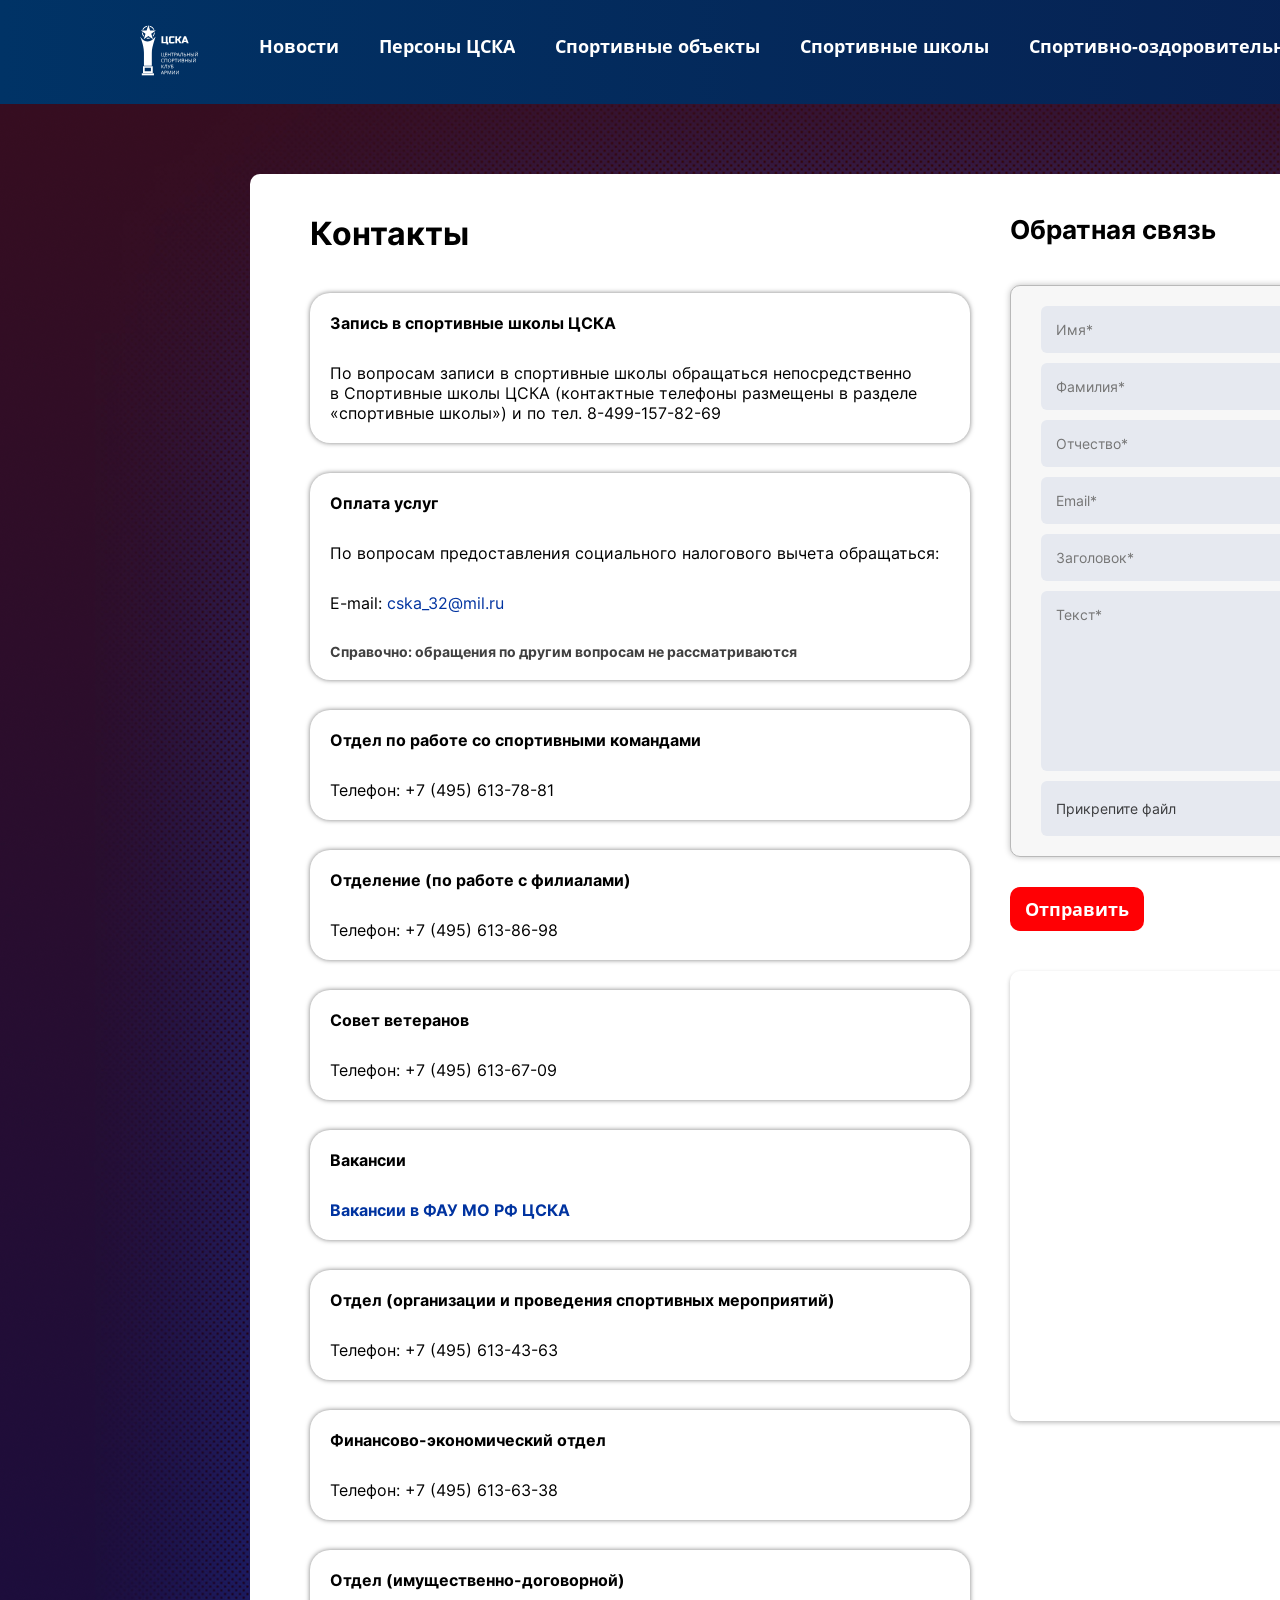
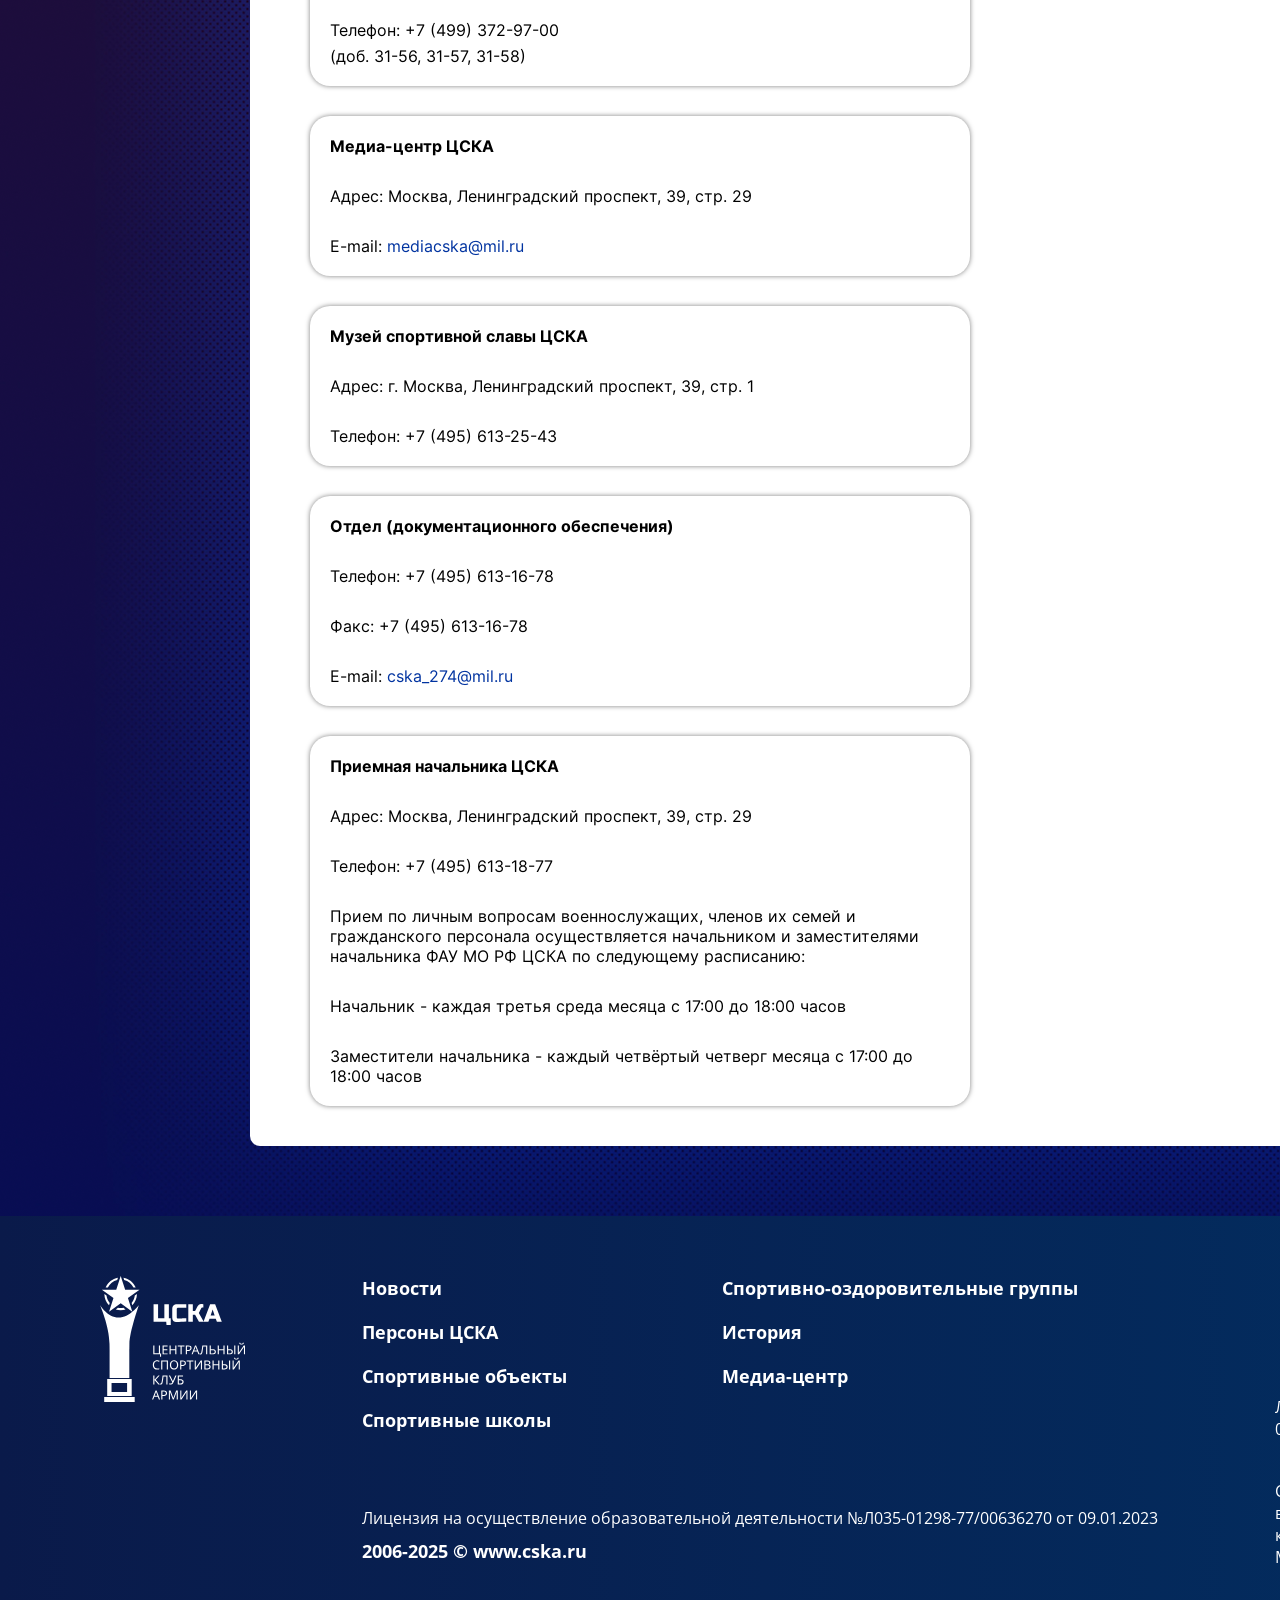
<file: index7.html>
<!DOCTYPE html>
<html lang="en">

<head>
    <meta charset="UTF-8">
    <meta name="viewport" content="width=device-width, initial-scale=1.0">
    <link rel="stylesheet" href="./style/style.css">
    <title>Контакты</title>
</head>

<body>
    <header>
        <a href="index8.html"><img src="./assets/icons/Logo.svg" alt=""></a>
        <ul>
            <a href="index.html">Новости</a>
            <a href="index2.html">Персоны ЦСКА</a>
            <a href="index3.html">Спортивные объекты</a>
            <a href="index4.html">Спортивные школы</a>
            <a href="index5.html">Спортивно-оздоровительные группы</a>
            <a href="index6.html">История</a>
            <div class="li2">
                <li>Медиа-центр</li>
                <hr>
            </div>
        </ul>
    </header>
    <div class="contact">
        <div class="content">
            <div class="one">
                <h2>Контакты</h2>
                <div class="carts">
                    <div class="cart">
                        <h3>Запись в спортивные школы ЦСКА</h3>
                        <p>По вопросам записи в спортивные школы обращаться непосредственно в Спортивные школы ЦСКА (контактные телефоны размещены в разделе «спортивные школы») и по тел. 8-499-157-82-69</p>
                    </div>
                    <div class="cart">
                        <h3>Оплата услуг</h3>
                        <p>По вопросам предоставления социального налогового вычета обращаться:</p>
                        <p>E-mail: <span class="email">cska_32@mil.ru</span></p>
                        <h4>Справочно: обращения по другим вопросам не рассматриваются</h4>
                    </div>
                    <div class="cart">
                        <h3>Отдел по работе со спортивными командами</h3>
                        <p>Телефон: +7 (495) 613-78-81</p>
                    </div>
                    <div class="cart">
                        <h3>Отделение (по работе с филиалами)</h3>
                        <p>Телефон: +7 (495) 613-86-98 </p>
                    </div>
                    <div class="cart">
                        <h3>Совет ветеранов</h3>
                        <p>Телефон: +7 (495) 613-67-09 </p>
                    </div>
                    <div class="cart">
                        <h3>Вакансии</h3>
                        <h5>Вакансии в ФАУ МО РФ ЦСКА </h5>
                    </div>
                    <div class="cart">
                        <h3>Отдел (организации и проведения спортивных мероприятий)</h3>
                        <p>Телефон: +7 (495) 613-43-63 </p>
                    </div>
                    <div class="cart">
                        <h3>Финансово-экономический отдел</h3>
                        <p>Телефон: +7 (495) 613-63-38 </p>
                    </div>
                    <div class="cart">
                        <h3>Отдел (имущественно-договорной)</h3>
                        <section>
                            <p>Телефон: +7 (499) 372-97-00</p>
                            <p>(доб. 31-56, 31-57, 31-58)</p>
                        </section>
                    </div>
                    <div class="cart">
                        <h3>Медиа-центр ЦСКА</h3>
                        <p>Адрес: Москва, Ленинградский проспект, 39, стр. 29 </p>
                        <p>E-mail: <span class="email">mediacska@mil.ru</span></p>
                    </div>
                    <div class="cart">
                        <h3>Музей спортивной славы ЦСКА</h3>
                        <p>Адрес: г. Москва, Ленинградский проспект, 39, стр. 1 </p>
                        <p>Телефон: +7 (495) 613-25-43</p>
                    </div>
                    <div class="cart">
                        <h3>Отдел (документационного обеспечения)</h3>
                        <p>Телефон: +7 (495) 613-16-78</p>
                        <p>Факс: +7 (495) 613-16-78</p>
                        <p>E-mail: <span class="email">cska_274@mil.ru</span></p>
                    </div>
                    <div class="cart">
                        <h3>Приемная начальника ЦСКА</h3>
                        <p>Адрес: Москва, Ленинградский проспект, 39, стр. 29</p>
                        <p>Телефон: +7 (495) 613-18-77</p>
                        <p>Прием по личным вопросам военнослужащих, членов их семей и гражданского персонала осуществляется начальником и заместителями начальника ФАУ МО РФ ЦСКА по следующему расписанию:</p>
                        <p>Начальник - каждая третья среда месяца с 17:00 до 18:00 часов</p>
                        <p>Заместители начальника - каждый четвёртый четверг месяца с 17:00 до 18:00 часов</p>
                    </div>
                </div>
            </div>
            <div class="two">
                <h2>Обратная связь</h2>
                <section>
                    <div class="form">
                        <input type="text" placeholder="Имя*">
                        <input type="text" placeholder="Фамилия*">
                        <input type="text" placeholder="Отчество*">
                        <input type="text" placeholder="Email*">

                        <input type="text" placeholder="Заголовок*">
                        <textarea placeholder="Текст*" class="message-field"></textarea>
                        <div class="file-upload-field">
                            <span class="file-label">Прикрепите файл</span>
                            <div class="file-upload">
                                <label for="file-input" class="file-button">Выберите файл</label>
                                <input type="file" id="file-input">
                            </div>
                        </div>
                    </div>
                    <button id="submit-btn">Отправить</button>
                    <div class="notification">
                        <svg class="checkmark" viewBox="0 0 52 52">
    <circle class="checkmark__circle" cx="26" cy="26" r="25" fill="none"/>
    <path class="checkmark__check" fill="none" d="M14.1 27.2l7.1 7.2 16.7-16.8"/>
  </svg>
                        <span class="notification-text">Сообщение отправлено</span>
                    </div>
                </section>
                <iframe src="https://www.google.com/maps/embed?pb=!1m18!1m12!1m3!1d577343.9874177462!2d36.72616584428342!3d55.58025687346721!2m3!1f0!2f0!3f0!3m2!1i1024!2i768!4f13.1!3m3!1m2!1s0x46b54afc73d4b0c9%3A0x3d44d6cc5757cf4c!2z0JzQvtGB0LrQstCw!5e0!3m2!1sru!2sru!4v1745591239151!5m2!1sru!2sru"
                    width="600" height="450" style="border:0;" allowfullscreen="" loading="lazy" referrerpolicy="no-referrer-when-downgrade"></iframe>
            </div>
        </div>
    </div>
    <footer>
        <img src="./assets/icons/Logo2.svg" alt="">
        <div class="content">
            <section>
                <ul>
                    <li>Новости</li>
                    <li>Персоны ЦСКА</li>
                    <li>Спортивные объекты</li>
                    <li>Спортивные школы</li>
                </ul>

                <ul>
                    <li>Спортивно-оздоровительные группы</li>
                    <li>История</li>
                    <li>Медиа-центр</li>
                </ul>
            </section>
            <section2>
                <p>Лицензия на осуществление образовательной деятельности №Л035-01298-77/00636270 от 09.01.2023</p>
                <li>2006-2025 © www.cska.ru</li>
            </section2>
        </div>
        <div class="content2">
            <p>Лицензия на осуществление образовательной деятельности №Л035-01298-77/00636270 от 09.01.2023</p>
            <p>Свидетельство о регистрации СМИ Эл №ФС77-30691 от 07.12.2007 выдано Федеральной службой по надзору в сфере массовых коммуникаций, связи и охраны культурного наследия 2006-2025 ФАУ МО РФ ЦСКА «CSKA.ru»</p>
        </div>
    </footer>
    <script>
        document.getElementById('submit-btn').addEventListener('click', function(e) {
            e.preventDefault();

            const notification = document.querySelector('.notification');
            notification.classList.add('show');

            setTimeout(() => {
                notification.classList.remove('show');
            }, 3000);
        });
    </script>
</body>

</html>
</file>
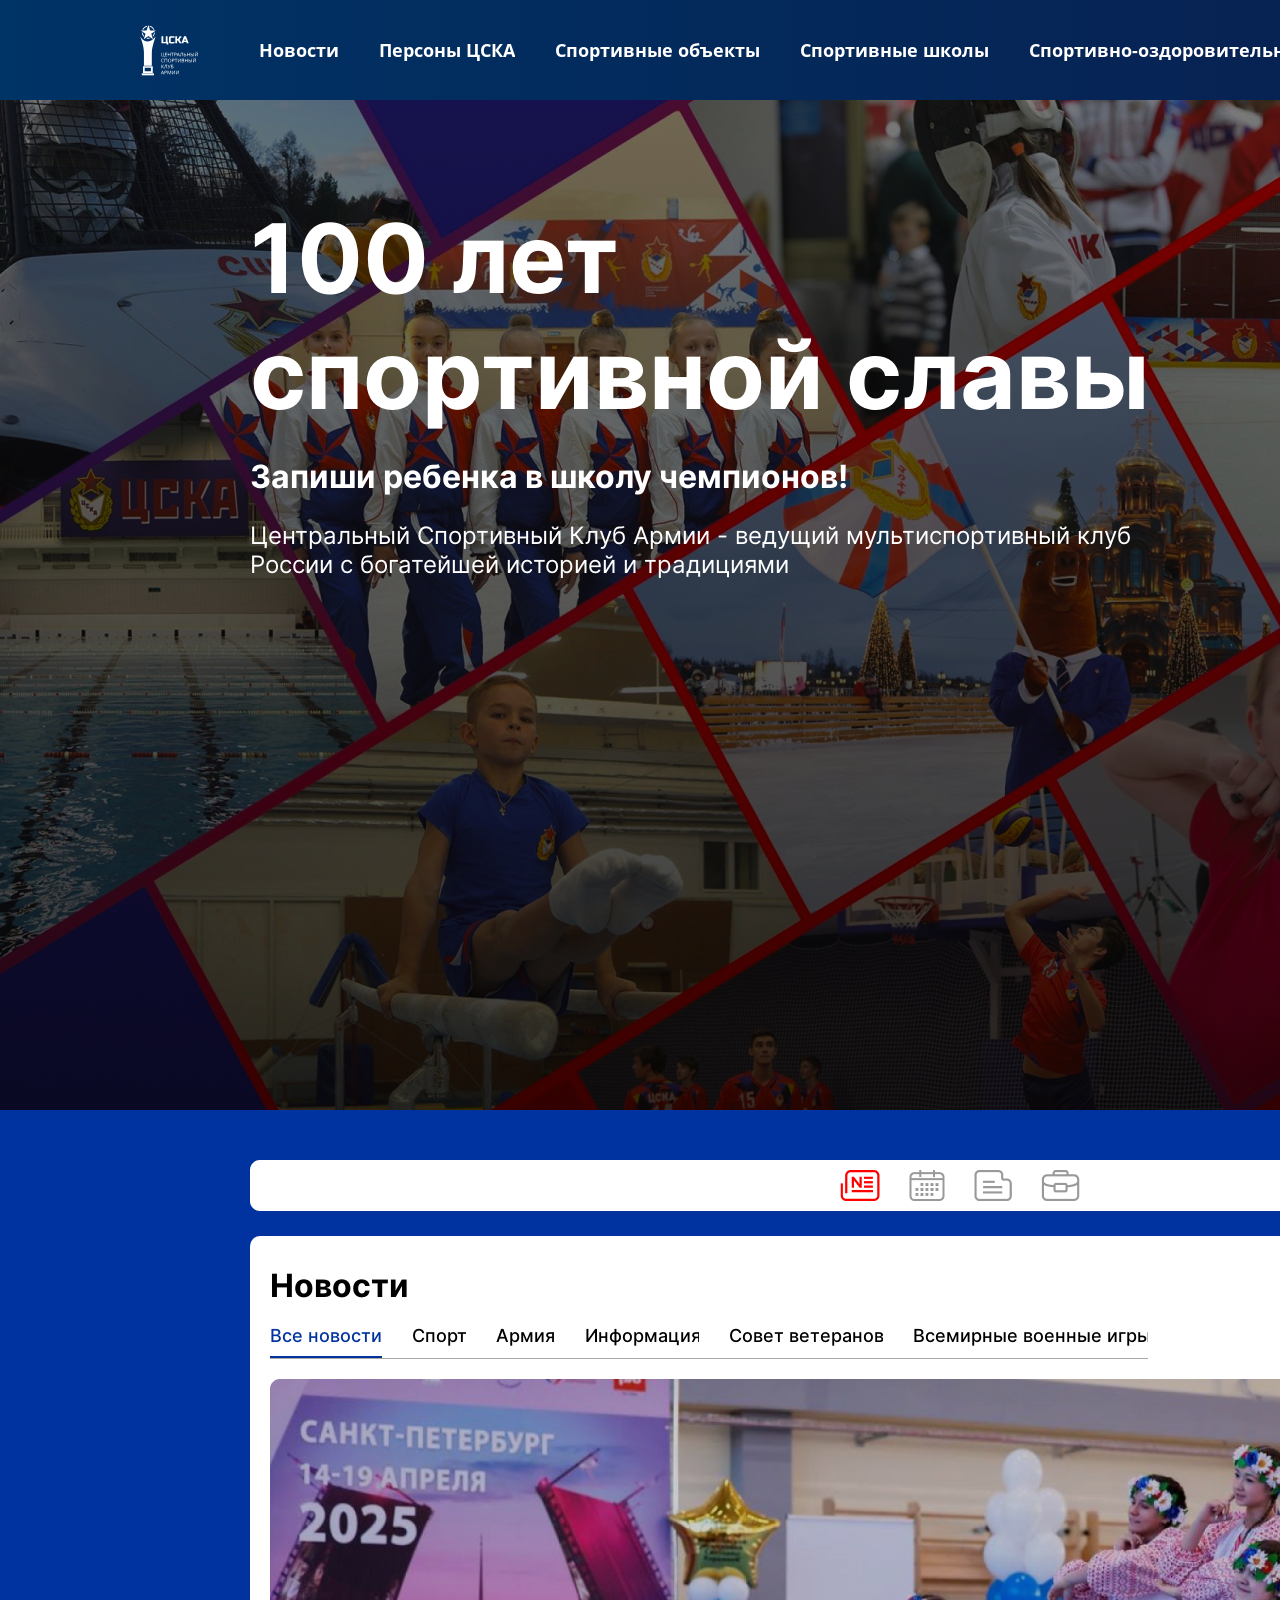
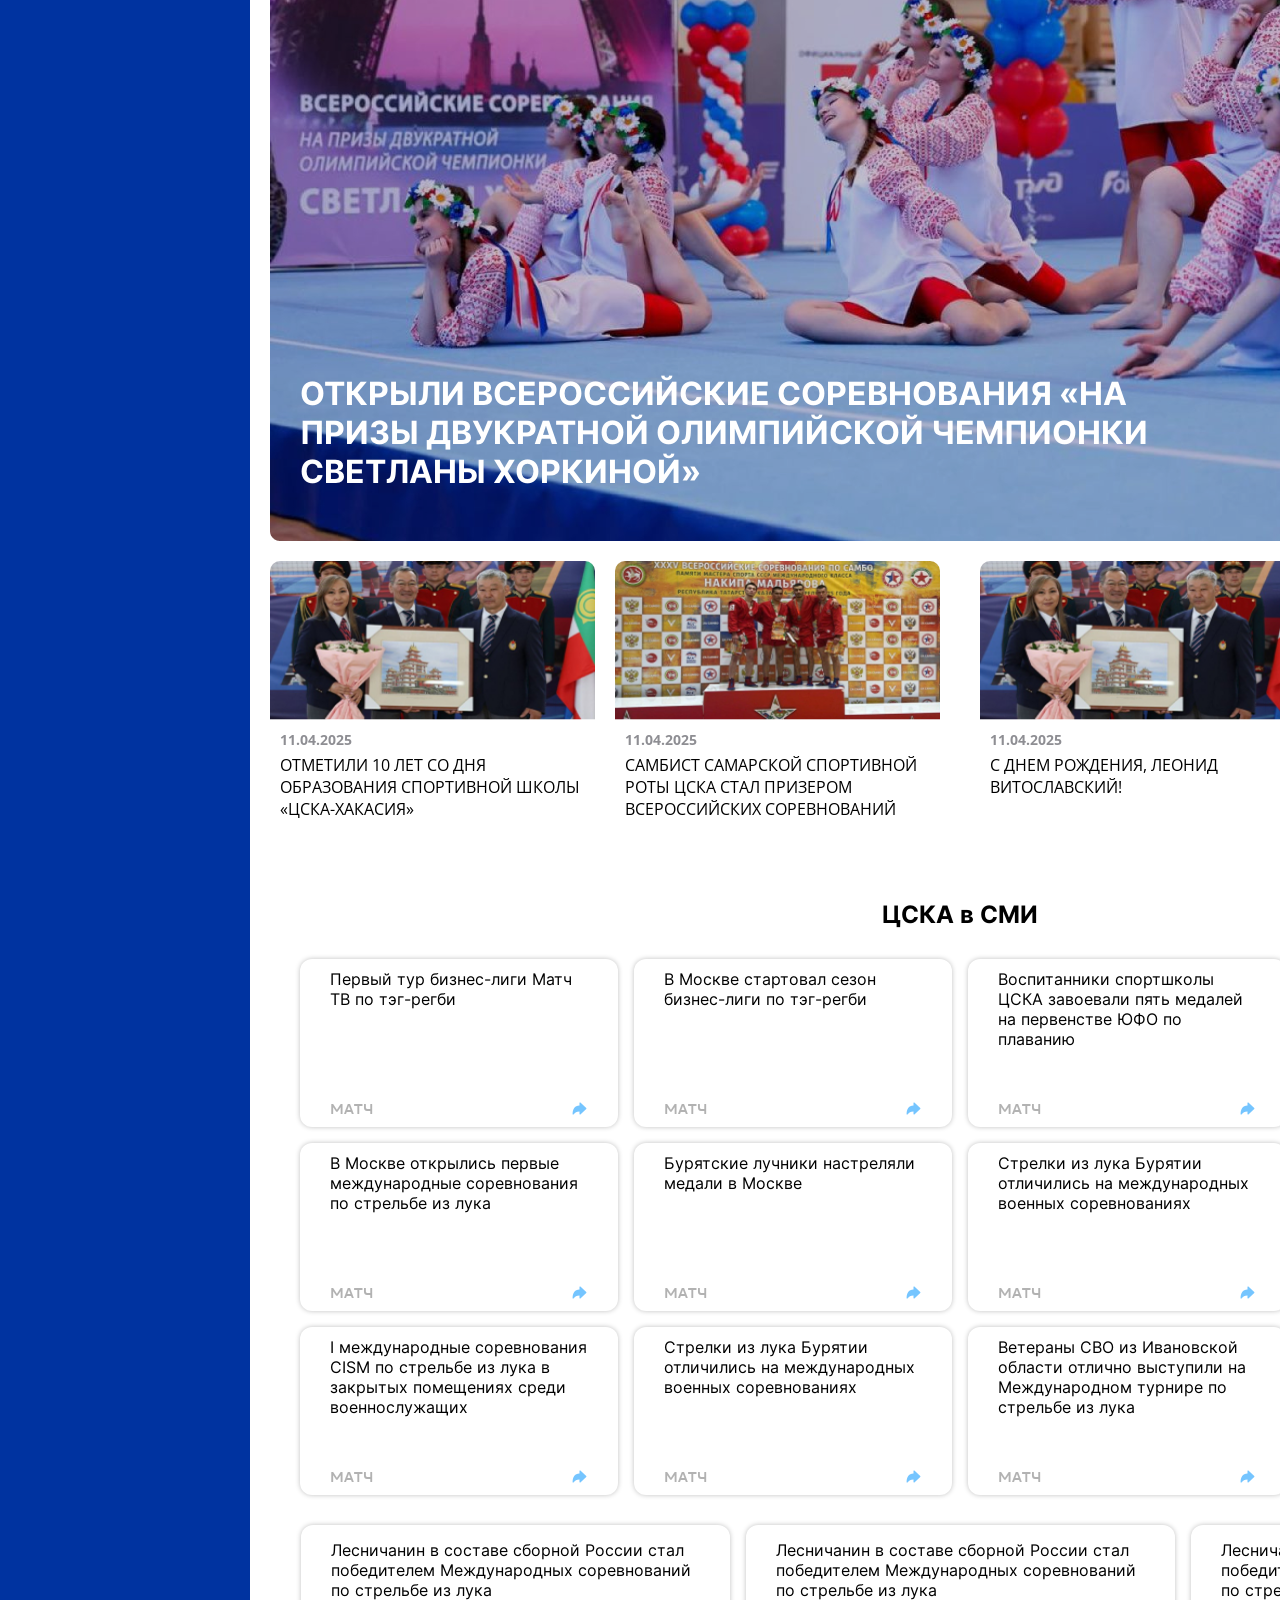
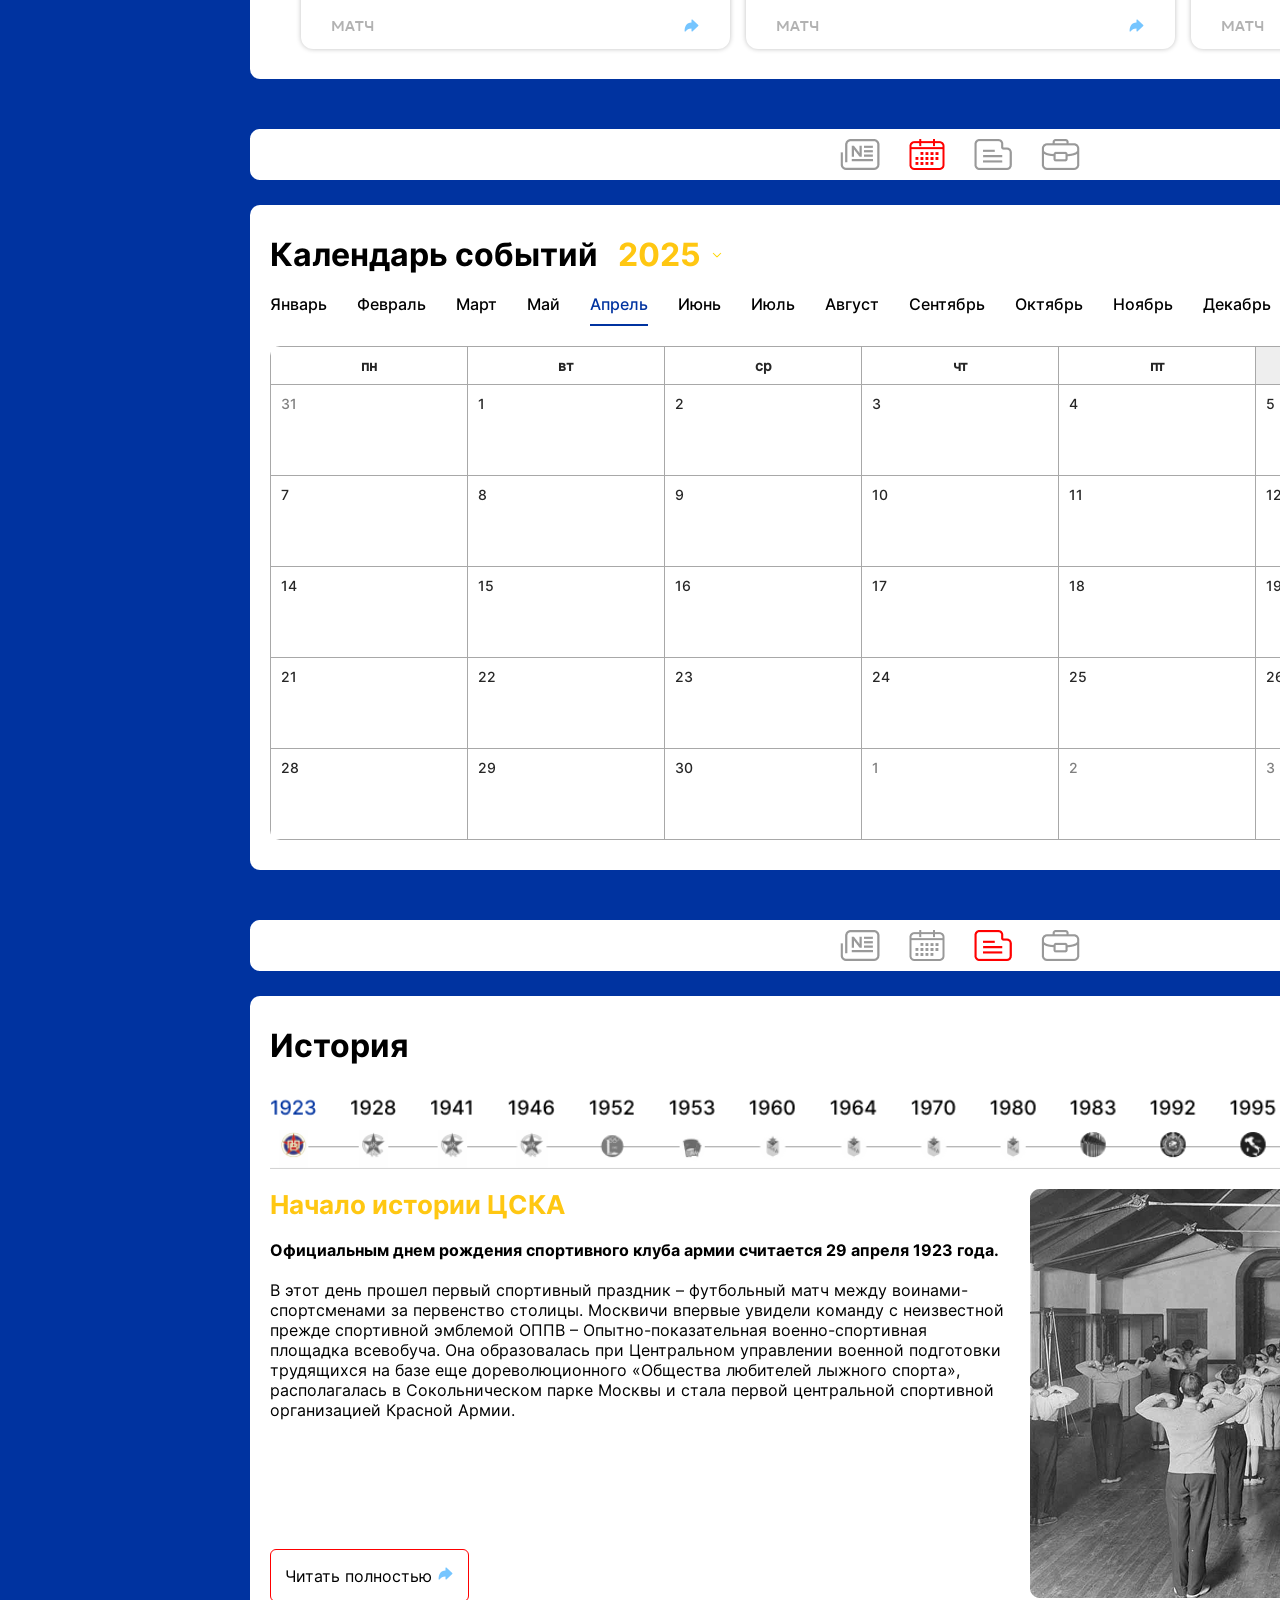
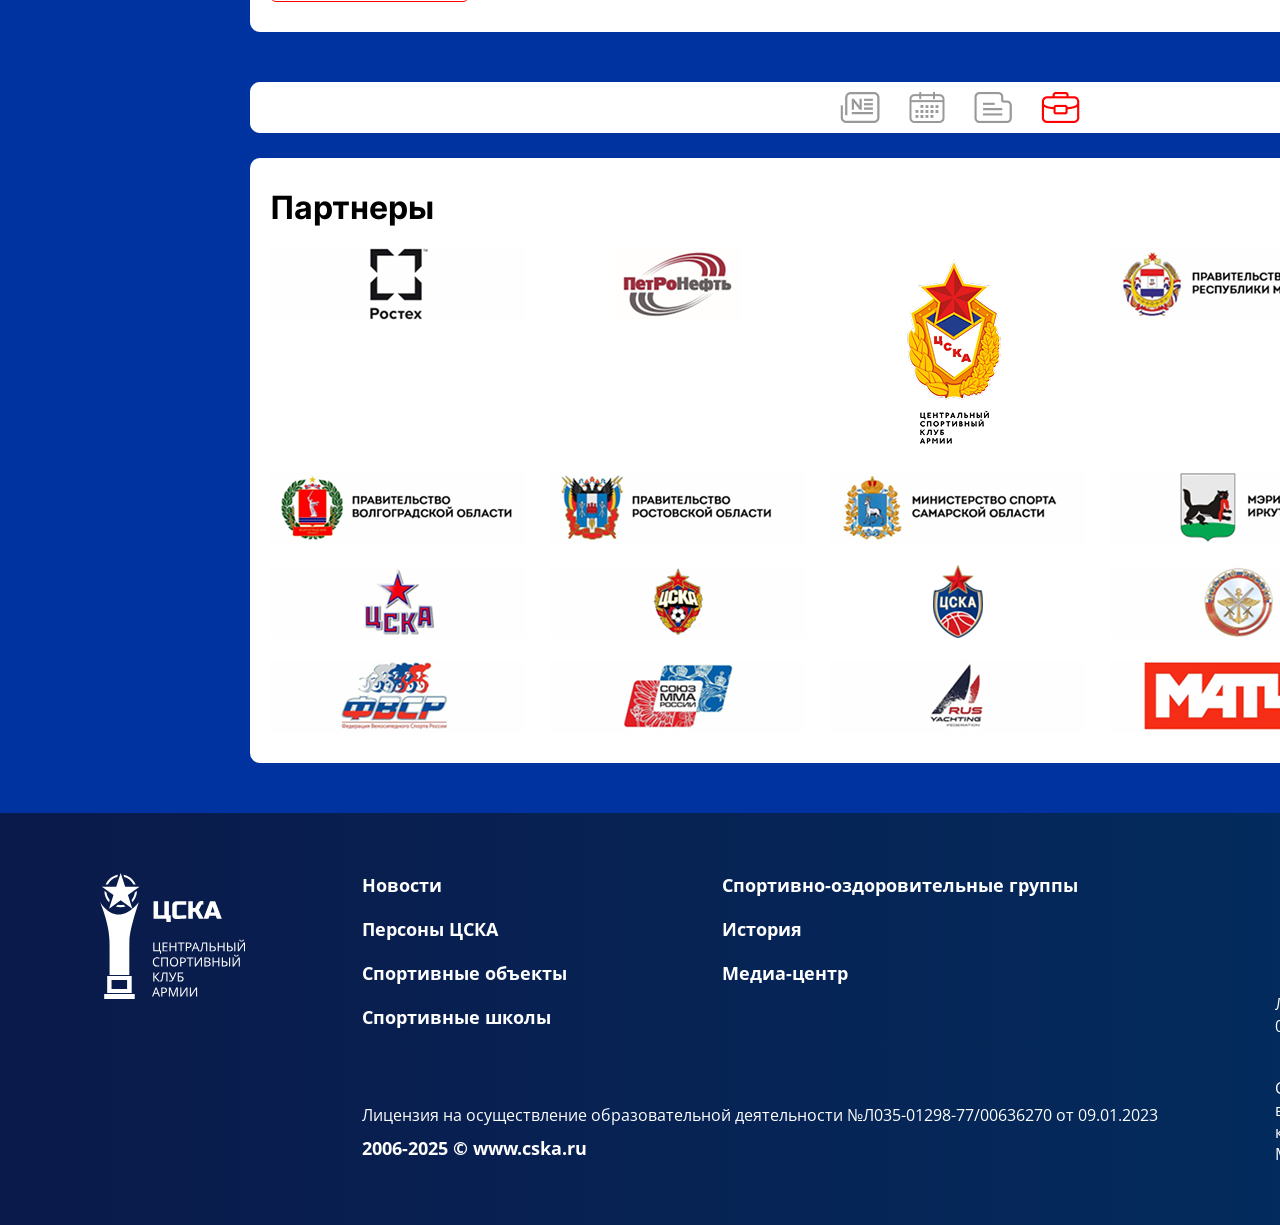
<file: index8.html>
<!DOCTYPE html>
<html lang="en">

<head>
    <meta charset="UTF-8">
    <meta name="viewport" content="width=device-width, initial-scale=1.0">
    <link rel="stylesheet" href="./style/style.css">
    <title>Главная</title>
</head>

<body>
    <div class="block">
        <header>
            <img src="./assets/icons/Logo.svg" alt="">
            <ul>
                <a href="index.html">Новости</a>
                <a href="index2.html">Персоны ЦСКА</a>
                <a href="index3.html">Спортивные объекты</a>
                <a href="index4.html">Спортивные школы</a>
                <a href="index5.html">Спортивно-оздоровительные группы</a>
                <a href="index6.html">История</a>
                <a href="index7.html">Медиа-центр</a>
            </ul>
        </header>
        <div class="heroblock">
            <div class="text">
                <h1>100 лет спортивной славы</h1>
                <h2>Запиши ребенка в школу чемпионов!</h2>
                <p>Центральный Спортивный Клуб Армии - ведущий мультиспортивный клуб России с богатейшей историей и традициями</p>
            </div>
        </div>
    </div>
    <div class="glavn">
        <div class="one">
            <img src="./assets/img/one.png" alt="">
            <div class="content">
                <h1>Новости</h1>
                <ul>
                    <div class="li2">
                        <li> Все новости</li>
                        <hr>
                    </div>
                    <li>Спорт</li>
                    <li>Армия</li>
                    <li>Информация</li>
                    <li>Совет ветеранов</li>
                    <li>Всемирные военные игры</li>
                </ul>
                <section>
                    <div class="cont">
                        <div class="text">
                            <h1>ОТКРЫЛИ ВСЕРОССИЙСКИЕ СОРЕВНОВАНИЯ «НА ПРИЗЫ ДВУКРАТНОЙ ОЛИМПИЙСКОЙ ЧЕМПИОНКИ СВЕТЛАНЫ ХОРКИНОЙ»</h1>
                        </div>
                        <div class="carts">
                            <div class="cart">
                                <img src="./assets/img/New.png" alt="">
                                <div class="content">
                                    <h2>11.04.2025</h2>
                                    <p>ОТМЕТИЛИ 10 ЛЕТ СО ДНЯ ОБРАЗОВАНИЯ СПОРТИВНОЙ ШКОЛЫ «ЦСКА-ХАКАСИЯ»</p>
                                </div>
                            </div>
                            <div class="cart">
                                <img src="./assets/img/New2.png" alt="">
                                <div class="content">
                                    <h2>11.04.2025</h2>
                                    <p>САМБИСТ САМАРСКОЙ СПОРТИВНОЙ РОТЫ ЦСКА СТАЛ ПРИЗЕРОМ ВСЕРОССИЙСКИХ СОРЕВНОВАНИЙ</p>
                                </div>
                            </div>
                            <div class="cart">
                                <img src="./assets/img/New.png" alt="">
                                <div class="content">
                                    <h2>11.04.2025</h2>
                                    <p>С ДНЕМ РОЖДЕНИЯ, ЛЕОНИД ВИТОСЛАВСКИЙ!</p>
                                </div>
                            </div>
                            <div class="cart">
                                <img src="./assets/img/New2.png" alt="">
                                <div class="content">
                                    <h2>11.04.2025</h2>
                                    <p>ПОДВЕДЕНЫ ИТОГИ ПЕРВЕНСТВА ВООРУЖЕННЫХ СИЛ РФ ПО МИНИ-ФУТБОЛУ</p>
                                </div>
                            </div>
                        </div>
                    </div>
                    <div class="content2">
                        <h1>ЦСКА в СМИ</h1>
                        <div class="carts">
                            <div class="cart">
                                <p>Первый тур бизнес-лиги Матч ТВ по тэг-регби</p>
                                <div class="icon">
                                    <p>Матч</p>
                                    <img src="./assets/icons/ion_arrow-redo.svg" alt="">
                                </div>
                            </div>
                            <div class="cart">
                                <p>В Москве стартовал сезон бизнес-лиги по тэг-регби</p>
                                <div class="icon">
                                    <p>Матч</p>
                                    <img src="./assets/icons/ion_arrow-redo.svg" alt="">
                                </div>
                            </div>
                            <div class="cart">
                                <p>Воспитанники спортшколы ЦСКА завоевали пять медалей на первенстве ЮФО по плаванию</p>
                                <div class="icon">
                                    <p>Матч</p>
                                    <img src="./assets/icons/ion_arrow-redo.svg" alt="">
                                </div>
                            </div>
                            <div class="cart">
                                <p>Красноярский спортсмен стал бронзовым призером чемпионата мира по стрельбе из лука</p>
                                <div class="icon">
                                    <p>Матч</p>
                                    <img src="./assets/icons/ion_arrow-redo.svg" alt="">
                                </div>
                            </div>
                            <div class="cart">
                                <p>В Москве открылись первые международные соревнования по стрельбе из лука</p>
                                <div class="icon">
                                    <p>Матч</p>
                                    <img src="./assets/icons/ion_arrow-redo.svg" alt="">
                                </div>
                            </div>
                            <div class="cart">
                                <p>Бурятские лучники настреляли медали в Москве</p>
                                <div class="icon">
                                    <p>Матч</p>
                                    <img src="./assets/icons/ion_arrow-redo.svg" alt="">
                                </div>
                            </div>
                            <div class="cart">
                                <p>Стрелки из лука Бурятии отличились на международных военных соревнованиях</p>
                                <div class="icon">
                                    <p>Матч</p>
                                    <img src="./assets/icons/ion_arrow-redo.svg" alt="">
                                </div>
                            </div>
                            <div class="cart">
                                <p>ППобеда лесничанина на международных соревнованиях по стрельбе из лука</p>
                                <div class="icon">
                                    <p>Матч</p>
                                    <img src="./assets/icons/ion_arrow-redo.svg" alt="">
                                </div>
                            </div>
                            <div class="cart">
                                <p>I международные соревнования CISM по стрельбе из лука в закрытых помещениях среди военнослужащих</p>
                                <div class="icon">
                                    <p>Матч</p>
                                    <img src="./assets/icons/ion_arrow-redo.svg" alt="">
                                </div>
                            </div>
                            <div class="cart">
                                <p>Стрелки из лука Бурятии отличились на международных военных соревнованиях</p>
                                <div class="icon">
                                    <p>Матч</p>
                                    <img src="./assets/icons/ion_arrow-redo.svg" alt="">
                                </div>
                            </div>
                            <div class="cart">
                                <p>Ветераны СВО из Ивановской области отлично выступили на Международном турнире по стрельбе из лука</p>
                                <div class="icon">
                                    <p>Матч</p>
                                    <img src="./assets/icons/ion_arrow-redo.svg" alt="">
                                </div>
                            </div>
                            <div class="cart">
                                <p>Лесничанин в составе сборной России стал победителем Международных соревнований по стрельбе из лука</p>
                                <div class="icon">
                                    <p>Матч</p>
                                    <img src="./assets/icons/ion_arrow-redo.svg" alt="">
                                </div>
                            </div>
                        </div>
                        <div class="cart2">
                            <div class="cart">
                                <p>Лесничанин в составе сборной России стал победителем Международных соревнований по стрельбе из лука</p>
                                <div class="icon">
                                    <p>Матч</p>
                                    <img src="./assets/icons/ion_arrow-redo.svg" alt="">
                                </div>
                            </div>
                            <div class="cart">
                                <p>Лесничанин в составе сборной России стал победителем Международных соревнований по стрельбе из лука</p>
                                <div class="icon">
                                    <p>Матч</p>
                                    <img src="./assets/icons/ion_arrow-redo.svg" alt="">
                                </div>
                            </div>
                            <div class="cart">
                                <p>Лесничанин в составе сборной России стал победителем Международных соревнований по стрельбе из лука</p>
                                <div class="icon">
                                    <p>Матч</p>
                                    <img src="./assets/icons/ion_arrow-redo.svg" alt="">
                                </div>
                            </div>
                        </div>
                    </div>
                </section>
            </div>
        </div>
        <div class="two">
            <img src="./assets/img/two.png" alt="">
            <div class="content">
                <div class="text">
                    <h2>Календарь событий</h2>
                    <div class="year-selector">
                        <div class="selected-year" id="selected-year">
                            <span>2025</span>
                            <img src="./assets/icons/weui_arrow.svg" alt="" class="arrow">
                        </div>
                        <div class="year-dropdown" id="year-dropdown">
                            <div class="year-option">2023</div>
                            <div class="year-option">2024</div>
                            <div class="year-option active">2025</div>
                            <div class="year-option">2026</div>
                            <div class="year-option">2027</div>
                        </div>
                    </div>
                </div>
                <ul>
                    <li>Январь</li>
                    <li>Февраль</li>
                    <li>Март</li>
                    <li>Май</li>
                    <div class="li">
                        <p>Апрель</p>
                        <hr>
                    </div>
                    <li>Июнь</li>
                    <li>Июль</li>
                    <li>Август</li>
                    <li>Сентябрь</li>
                    <li>Октябрь</li>
                    <li>Ноябрь</li>
                    <li>Декабрь</li>
                </ul>
                <table>
                    <tr>
                        <th>пн</th>
                        <th>вт</th>
                        <th>ср</th>
                        <th>чт</th>
                        <th>пт</th>
                        <th class="weekend">сб</th>
                        <th class="weekend">вс</th>
                    </tr>
                    <tr>
                        <td class="highlight">31</td>
                        <td>1</td>
                        <td>2</td>
                        <td>3</td>
                        <td>4</td>
                        <td>5</td>
                        <td>6</td>
                    </tr>
                    <tr>
                        <td>7</td>
                        <td>8</td>
                        <td>9</td>
                        <td>10</td>
                        <td>11</td>
                        <td>12</td>
                        <td>13</td>
                    </tr>
                    <tr>
                        <td>14</td>
                        <td>15</td>
                        <td>16</td>
                        <td>17</td>
                        <td>18</td>
                        <td>19</td>
                        <td>20</td>
                    </tr>
                    <tr>
                        <td>21</td>
                        <td>22</td>
                        <td>23</td>
                        <td>24</td>
                        <td>25</td>
                        <td>26</td>
                        <td>27</td>
                    </tr>
                    <tr>
                        <td>28</td>
                        <td>29</td>
                        <td>30</td>
                        <td class="highlight">1</td>
                        <td class="highlight">2</td>
                        <td class="highlight">3</td>
                        <td class="highlight">4</td>
                    </tr>
                </table>
            </div>
        </div>
        <div class="three">
            <img src="./assets/img/three.png" alt="">
            <div class="content">
                <div class="text">
                    <h1>История</h1>
                    <img src="./assets/img/history.png" alt="">
                </div>
                <section>
                    <section2>
                        <div class="t">
                            <h2>Начало истории ЦСКА</h2>
                            <h3>Официальным днем рождения спортивного клуба армии считается 29 апреля 1923 года.</h3>
                            <p>В этот день прошел первый спортивный праздник – футбольный матч между воинами-спортсменами за первенство столицы. Москвичи впервые увидели команду с неизвестной прежде спортивной эмблемой ОППВ – Опытно-показательная военно-спортивная
                                площадка всевобуча. Она образовалась при Центральном управлении военной подготовки трудящихся на базе еще дореволюционного «Общества любителей лыжного спорта», располагалась в Сокольническом парке Москвы и стала первой
                                центральной спортивной организацией Красной Армии.</p>
                        </div>
                        <a href="index6.html"> <button>Читать полностью
                            <img src="./assets/icons/ion_arrow-redo.svg" alt="">
                        </button></a>
                    </section2>
                    <div class="carts">
                        <img src="./assets/img/history2.png" alt="">
                    </div>
                </section>
            </div>
        </div>
        <div class="four">
            <img src="./assets/img/four.png" alt="">
            <div class="carts">
                <h2>Партнеры</h2>
                <div class="cart">
                    <img src="./assets/img/partner1.png" alt="">
                    <img src="./assets/img/partner2.png" alt="">
                    <img src="./assets/img/partner3.png" alt="">
                    <img src="./assets/img/partner4.png" alt="">
                    <img src="./assets/img/partner5.png" alt="">
                    <img src="./assets/img/partner6.png" alt="">
                    <img src="./assets/img/partner7.png" alt="">
                    <img src="./assets/img/partner8.png" alt="">
                    <img src="./assets/img/partner9.png" alt="">
                    <img src="./assets/img/partner10.png" alt="">
                    <img src="./assets/img/partner11.png" alt="">
                    <img src="./assets/img/partner12.png" alt="">
                    <img src="./assets/img/partner13.png" alt="">
                    <img src="./assets/img/partner14.png" alt="">
                    <img src="./assets/img/partner15.png" alt="">
                    <img src="./assets/img/partner16.png" alt="">
                    <img src="./assets/img/partner17.png" alt="">
                    <img src="./assets/img/partner18.png" alt="">
                    <img src="./assets/img/partner19.png" alt="">
                    <img src="./assets/img/partner20.png" alt="">
                </div>
            </div>
        </div>
    </div>
    <footer>
        <img src="./assets/icons/Logo2.svg" alt="">
        <div class="content">
            <section>
                <ul>
                    <li>Новости</li>
                    <li>Персоны ЦСКА</li>
                    <li>Спортивные объекты</li>
                    <li>Спортивные школы</li>
                </ul>

                <ul>
                    <li>Спортивно-оздоровительные группы</li>
                    <li>История</li>
                    <li>Медиа-центр</li>
                </ul>
            </section>
            <section2>
                <p>Лицензия на осуществление образовательной деятельности №Л035-01298-77/00636270 от 09.01.2023</p>
                <li>2006-2025 © www.cska.ru</li>
            </section2>
        </div>
        <div class="content2">
            <p>Лицензия на осуществление образовательной деятельности №Л035-01298-77/00636270 от 09.01.2023</p>
            <p>Свидетельство о регистрации СМИ Эл №ФС77-30691 от 07.12.2007 выдано Федеральной службой по надзору в сфере массовых коммуникаций, связи и охраны культурного наследия 2006-2025 ФАУ МО РФ ЦСКА «CSKA.ru»</p>
        </div>
    </footer>
    <script>
        const yearSelector = document.querySelector('.year-selector');
        const selectedYear = document.getElementById('selected-year');
        const yearDropdown = document.getElementById('year-dropdown');
        const yearOptions = document.querySelectorAll('.year-option');

        // Открытие/закрытие выпадающего списка
        selectedYear.addEventListener('click', function(e) {
            e.stopPropagation();
            yearSelector.classList.toggle('open');
        });

        // Выбор года
        yearOptions.forEach(option => {
            option.addEventListener('click', function() {
                const year = this.textContent;
                document.querySelector('.selected-year span').textContent = year;

                // Обновляем активный элемент
                yearOptions.forEach(opt => opt.classList.remove('active'));
                this.classList.add('active');

                // Закрываем выпадающий список
                yearSelector.classList.remove('open');

                // Здесь можно добавить логику обновления календаря
                console.log('Выбран год:', year);
            });
        });

        // Закрытие при клике вне элемента
        document.addEventListener('click', function() {
            yearSelector.classList.remove('open');
        });
    </script>
</body>

</html>
</file>
<file: style/style.css>
@charset "UTF-8";
* {
  margin: 0;
  padding: 0;
  border: none;
  outline: none;
  list-style-type: none;
  box-sizing: border-box;
  color: #FFFFFF;
}

@font-face {
  font-family: "Bold-Inter";
  src: url(../assets/fonts/Inter-Bold.otf);
}
@font-face {
  font-family: "Medium-Inter";
  src: url(../assets/fonts/Inter-Medium.otf);
}
@font-face {
  font-family: "Bold-OpenSpans";
  src: url(../assets/fonts/OpenSpans-Bold.ttf);
}
@font-face {
  font-family: "Regular-OpenSpans";
  src: url(../assets/fonts/OpenSans.ttf);
}
@font-face {
  font-family: "Regular-Inter";
  src: url(../assets/fonts/Inter-Regular.otf);
}
@font-face {
  font-family: "Russo";
  src: url(../assets/fonts/Russo\ Sans\ Bold.ttf);
}
h1 {
  font-size: 32px;
  font-family: "Bold-Inter";
  color: #000000;
}

li {
  font-size: 18px;
  font-family: "Bold-OpenSpans";
  color: #FFFFFF;
  white-space: nowrap;
  overflow: hidden;
}

body {
  width: 1920px;
  flex-direction: column;
}

header {
  display: flex;
  padding: 24px 140px;
  background: linear-gradient(to right, #003366, #0A1A4A);
  align-items: center;
  gap: 60px;
}
header ul {
  display: flex;
  gap: 40px;
}
header ul .li2 {
  display: flex;
  flex-direction: column;
  gap: 10px;
}
header ul .li2 hr {
  height: 2px;
  border: 0;
  background: #FF0000;
}
header ul a {
  font-size: 18px;
  font-size: 18px;
  font-family: "Bold-OpenSpans";
  color: #FFFFFF;
  white-space: nowrap;
  overflow: hidden;
  text-decoration: none;
}

footer {
  display: flex;
  padding: 60px 100px;
  justify-content: space-between;
  align-items: self-start;
  gap: 75px;
  background: linear-gradient(to right, #0A1A4A, #003366);
}
footer .content {
  display: flex;
  flex-direction: column;
  gap: 75px;
}
footer .content section {
  display: flex;
  gap: 155px;
}
footer .content section ul {
  display: flex;
  flex-direction: column;
  gap: 20px;
}
footer .content section2 {
  display: flex;
  flex-direction: column;
  gap: 10px;
}
footer .content section2 p {
  font-size: 16px;
  font-family: "Regular-OpenSpans";
}
footer .content2 {
  display: flex;
  flex-direction: column;
  padding-top: 120px;
  gap: 40px;
  width: 545px;
}
footer .content2 p {
  font-size: 16px;
  font-family: "Regular-OpenSpans";
}

.news {
  display: flex;
  flex-direction: column;
  padding: 80px 300px;
  gap: 50px;
  background: url(../assets/img/Fon2.png);
}
.news .content {
  display: flex;
  flex-direction: column;
  gap: 20px;
  padding: 20px 30px;
  background: #FFFFFF;
  border-radius: 10px;
}
.news .content section {
  display: flex;
  justify-content: space-between;
  align-items: center;
}
.news .content section ul {
  display: flex;
  gap: 30px;
  border-bottom: 1px solid #A8A8A8;
}
.news .content section ul li {
  color: #000000;
  font-size: 18px;
  font-family: "Medium-Inter";
}
.news .content section ul .li2 {
  display: flex;
  flex-direction: column;
  gap: 10px;
}
.news .content section ul .li2 li {
  color: #0033A0;
  font-size: 18px;
  font-family: "Medium-Inter";
}
.news .content section ul .li2 hr {
  height: 2px;
  border: 0;
  background: #0033A0;
}
.news .content section .btn {
  display: flex;
  padding: 10px;
  border-radius: 6px;
  background: #E6E9F0;
  width: 160px;
  justify-content: space-between;
  position: relative;
  /* для правильного отображения выпадающих списков */
}
.news .content section .btn img {
  transition: transform 0.3s ease;
}
.news .content section .btn.active img {
  transform: rotate(180deg);
}
.news .content section .btn p {
  color: #000000;
  font-size: 14px;
  font-family: "Regular-Inter";
}
.news .content section .btn .dropdown {
  display: none;
  /* скрытый список по умолчанию */
  position: absolute;
  top: 40px;
  left: 0;
  width: 100%;
  background: #fff;
  border-radius: 6px;
  box-shadow: 0 2px 5px rgba(0, 0, 0, 0.1);
  list-style-type: none;
  margin: 0;
  padding: 0;
  z-index: 10;
}
.news .content section .btn .dropdown li {
  padding: 10px;
  font-size: 14px;
  color: #333;
  cursor: pointer;
}
.news .content section .btn .dropdown li:hover {
  background-color: #E6E9F0;
}
.news .content section .btn:hover .dropdown {
  display: block;
  /* Показать список при наведении */
}
.news .content .carts {
  width: 100%;
  display: grid;
  grid-template-columns: 1fr 1fr 1fr 1fr;
  justify-content: space-between;
  gap: 20px;
}
.news .content .carts .cart {
  display: flex;
  flex-direction: column;
}
.news .content .carts .cart img {
  border-top-left-radius: 10px;
  border-top-right-radius: 10px;
}
.news .content .carts .cart .content {
  display: flex;
  flex-direction: column;
  gap: 5px;
  padding-top: 10px;
  padding-left: 10px;
  padding-right: 10px;
  height: 160px;
}
.news .content .carts .cart .content h2 {
  font-size: 14px;
  color: #8E8E93;
  font-family: "Bold-OpenSpans";
}
.news .content .carts .cart .content p {
  font-size: 16px;
  font-family: "Regular-OpenSpans";
  color: #000000;
}
.news .content section2 {
  display: flex;
  justify-content: space-between;
}
.news .content section2 .text {
  display: flex;
  gap: 10px;
  align-items: center;
}
.news .content section2 .text h2 {
  color: #000000;
  font-size: 12px;
  font-family: "Bild-Inter";
}
.news .content section2 .number {
  display: flex;
  gap: 20px;
  align-items: center;
}
.news .content section2 .number h2 {
  color: #000000;
  font-size: 14px;
  font-family: "Bold-Inter";
}
.news .content2 {
  display: flex;
  flex-direction: column;
  gap: 30px;
}
.news .content2 h1 {
  color: #FFFFFF;
  font-size: 24px;
}
.news .content2 .carts {
  justify-content: space-between;
  display: grid;
  grid-template-columns: 1fr 1fr 1fr 1fr;
  gap: 16px;
}
.news .content2 .carts .cart {
  display: flex;
  flex-direction: column;
  justify-content: space-between;
  background: #FFFFFF;
  border-radius: 12px;
  padding: 10px 30px;
  height: 168px;
  width: 318px;
}
.news .content2 .carts .cart p {
  color: #000000;
  font-size: 16px;
  font-family: "Regular-Inter";
}
.news .content2 .carts .cart .icon {
  display: flex;
  justify-content: space-between;
}
.news .content2 .carts .cart .icon p {
  color: rgba(0, 0, 0, 0.3);
  font-size: 14px;
  font-family: "Russo";
}
.news .content2 .cart2 {
  display: flex;
  justify-content: space-between;
  gap: 16px;
}
.news .content2 .cart2 .cart {
  display: flex;
  flex-direction: column;
  justify-content: space-between;
  background: #FFFFFF;
  border-radius: 12px;
  padding: 15px 30px;
  height: 124px;
  width: 429px;
}
.news .content2 .cart2 .cart p {
  color: #000000;
  font-size: 16px;
  font-family: "Regular-Inter";
}
.news .content2 .cart2 .cart .icon {
  display: flex;
  justify-content: space-between;
}
.news .content2 .cart2 .cart .icon p {
  color: rgba(0, 0, 0, 0.3);
  font-size: 14px;
  font-family: "Russo";
}

.perconu {
  display: flex;
  padding: 80px 200px;
  background: url(../assets/img/Fon.png);
}
.perconu .content {
  display: flex;
  flex-direction: column;
  gap: 30px;
  padding: 20px 30px;
  background: #FFFFFF;
  border-radius: 10px;
}
.perconu .content section {
  display: flex;
  align-items: center;
  gap: 20px;
}
.perconu .content section ul {
  display: flex;
  gap: 30px;
  border-bottom: 1px solid #A8A8A8;
}
.perconu .content section ul li {
  color: #000000;
  font-size: 18px;
  font-family: "Medium-Inter";
}
.perconu .content section ul .li2 {
  display: flex;
  flex-direction: column;
  gap: 10px;
}
.perconu .content section ul .li2 li {
  color: #0033A0;
  font-size: 18px;
  font-family: "Medium-Inter";
}
.perconu .content section ul .li2 hr {
  height: 2px;
  border: 0;
  background: #0033A0;
}
.perconu .content section .btn {
  display: flex;
  padding: 10px;
  border-radius: 6px;
  background: #E6E9F0;
  width: 160px;
  justify-content: space-between;
  position: relative;
  cursor: pointer;
}
.perconu .content section .btn p {
  color: #000000;
  font-size: 14px;
  font-family: "Regular-Inter";
}
.perconu .content section .btn img {
  transition: transform 0.3s ease;
}
.perconu .content section .btn.active img {
  transform: rotate(180deg);
}
.perconu .content section .btn .dropdown {
  display: none;
  position: absolute;
  top: 40px;
  left: 0;
  width: 100%;
  background: #fff;
  border-radius: 6px;
  box-shadow: 0 2px 5px rgba(0, 0, 0, 0.1);
  list-style-type: none;
  margin: 0;
  padding: 0;
  z-index: 10;
}
.perconu .content section .btn .dropdown li {
  padding: 10px;
  font-size: 14px;
  color: #333;
  cursor: pointer;
}
.perconu .content section .btn .dropdown li:hover {
  background-color: #E6E9F0;
}
.perconu .content .carts {
  display: grid;
  grid-template-columns: 1fr 1fr 1fr 1fr 1fr;
  gap: 50px;
}
.perconu .content .carts .cart {
  display: flex;
  flex-direction: column;
  padding: 20px;
  gap: 20px;
  border-radius: 20px;
  box-shadow: 2px 2px 20px 2px rgba(56, 64, 247, 0.2);
  background: #FFFFFF;
}
.perconu .content .carts .cart .text {
  display: flex;
  flex-direction: column;
  gap: 8px;
}
.perconu .content .carts .cart .text h2 {
  color: #000000;
  font-size: 18px;
  font-family: "Bold-Inter";
}
.perconu .content .carts .cart .text p {
  color: #000000;
  font-size: 18px;
  font-family: "Regular-Inter";
}
.perconu .content section2 {
  display: flex;
  justify-content: space-between;
}
.perconu .content section2 .text {
  display: flex;
  gap: 10px;
  align-items: center;
}
.perconu .content section2 .text h2 {
  color: #000000;
  font-size: 12px;
  font-family: "Bild-Inter";
}
.perconu .content section2 .number {
  display: flex;
  gap: 20px;
  align-items: center;
}
.perconu .content section2 .number h2 {
  color: #000000;
  font-size: 14px;
  font-family: "Bold-Inter";
}

.sport_ob {
  display: flex;
  flex-direction: column;
  background: url(../assets/img/Fon.png);
  padding: 80px 300px;
}
.sport_ob .content {
  display: flex;
  flex-direction: column;
  gap: 30px;
  padding: 20px 30px;
  background: #FFFFFF;
  border-radius: 10px;
}
.sport_ob .content section {
  display: flex;
  align-items: center;
  gap: 20px;
}
.sport_ob .content section ul {
  display: flex;
  gap: 30px;
  border-bottom: 1px solid #A8A8A8;
}
.sport_ob .content section ul li {
  color: #000000;
  font-size: 18px;
  font-family: "Medium-Inter";
}
.sport_ob .content section ul .li2 {
  display: flex;
  flex-direction: column;
  gap: 10px;
}
.sport_ob .content section ul .li2 li {
  color: #0033A0;
  font-size: 18px;
  font-family: "Medium-Inter";
}
.sport_ob .content section ul .li2 hr {
  height: 2px;
  border: 0;
  background: #0033A0;
}
.sport_ob .content section .btn {
  display: flex;
  padding: 10px;
  border-radius: 6px;
  background: #E6E9F0;
  width: 160px;
  justify-content: space-between;
  position: relative;
  cursor: pointer;
}
.sport_ob .content section .btn p {
  color: #000000;
  font-size: 14px;
  font-family: "Regular-Inter";
}
.sport_ob .content section .btn img {
  transition: transform 0.3s ease;
}
.sport_ob .content section .btn.active img {
  transform: rotate(180deg);
}
.sport_ob .content section .btn .dropdown {
  display: none;
  position: absolute;
  top: 40px;
  left: 0;
  width: 100%;
  background: #fff;
  border-radius: 6px;
  box-shadow: 0 2px 5px rgba(0, 0, 0, 0.1);
  list-style-type: none;
  margin: 0;
  padding: 0;
  z-index: 10;
}
.sport_ob .content section .btn .dropdown li {
  padding: 10px;
  font-size: 14px;
  color: #333;
  cursor: pointer;
}
.sport_ob .content section .btn .dropdown li:hover {
  background-color: #E6E9F0;
}
.sport_ob .content .carts {
  display: flex;
  flex-direction: column;
  gap: 40px;
}
.sport_ob .content .carts .cart {
  display: flex;
  padding: 20px 30px;
  gap: 20px;
  border-radius: 20px;
  box-shadow: 0px 0px 8px 0px rgba(0, 0, 0, 0.25);
}
.sport_ob .content .carts .cart .one {
  display: flex;
  flex-direction: column;
  align-items: center;
  gap: 8px;
}
.sport_ob .content .carts .cart .one .icon {
  display: flex;
  gap: 10px;
}
.sport_ob .content .carts .cart .two {
  display: flex;
  width: 347px;
  flex-direction: column;
  gap: 10px;
}
.sport_ob .content .carts .cart .two h2 {
  color: #000000;
  font-size: 24px;
  font-family: "Bold-Inter";
}
.sport_ob .content .carts .cart .two .location {
  display: flex;
  gap: 10px;
}
.sport_ob .content .carts .cart .two .location p {
  color: #5D5D5D;
  font-size: 18px;
  font-family: "Regular-Inter";
}
.sport_ob .content .carts .cart .three {
  display: flex;
  flex-direction: column;
  width: 406px;
  gap: 20px;
}
.sport_ob .content .carts .cart .three section {
  display: flex;
  flex-direction: column;
  align-items: flex-start;
  gap: 20px;
}
.sport_ob .content .carts .cart .three section h3 {
  color: #434343;
  font-size: 14px;
  font-family: "Bold-Inter";
}
.sport_ob .content .carts .cart .three section p {
  color: #5D5D5D;
  font-size: 16px;
  font-family: "Regular-Inter";
}
.sport_ob .content .carts .cart .three section2 {
  display: flex;
  flex-direction: column;
  gap: 5px;
}
.sport_ob .content .carts .cart .three section2 h3 {
  color: #434343;
  font-size: 14px;
  font-family: "Bold-Inter";
}
.sport_ob .content .carts .cart .three section2 .text {
  display: flex;
  flex-direction: column;
  gap: 10px;
  align-items: flex-start;
}
.sport_ob .content .carts .cart .three section2 .text p {
  color: #5D5D5D;
  font-size: 16px;
  font-family: "Regular-Inter";
}
.sport_ob .content section2 {
  display: flex;
  justify-content: space-between;
}
.sport_ob .content section2 .text {
  display: flex;
  gap: 10px;
  align-items: center;
}
.sport_ob .content section2 .text h2 {
  color: #000000;
  font-size: 12px;
  font-family: "Bild-Inter";
}
.sport_ob .content section2 .number {
  display: flex;
  gap: 20px;
  align-items: center;
}
.sport_ob .content section2 .number h2 {
  color: #000000;
  font-size: 14px;
  font-family: "Bold-Inter";
}

.sport_oz {
  display: flex;
  flex-direction: column;
  padding: 80px 300px;
  background: url(../assets/img/Fon.png);
  align-items: center;
  gap: 20px;
  /* Модальное окно */
  /* Анимация успешной оплаты */
  /* Анимация исчезновения модалки */
}
.sport_oz .content {
  display: flex;
  flex-direction: column;
  background: #FFFFFF;
  border-radius: 10px;
  justify-content: space-between;
  padding: 30px 50px;
  gap: 40px;
}
.sport_oz .content .carts {
  display: flex;
  gap: 40px;
}
.sport_oz .content .carts .cart {
  flex: 1;
  display: flex;
  padding: 20px 30px;
  gap: 20px;
  flex-direction: column;
  background: rgba(164, 164, 164, 0.2);
  border: 1px solid rgba(0, 0, 0, 0.2);
  border-radius: 20px;
  position: relative;
  overflow: hidden;
}
.sport_oz .content .carts .cart h2 {
  color: #000000;
  font-size: 36px;
  font-family: "Bold-Inter";
}
.sport_oz .content .carts .cart .hover-text {
  position: absolute;
  bottom: 0;
  left: 0;
  right: 0;
  background: rgba(0, 0, 0, 0.9);
  color: white;
  padding: 15px 30px;
  transform: translateY(100%);
  transition: transform 0.3s ease;
  font-size: 16px;
  border-bottom-left-radius: 20px;
  border-bottom-right-radius: 20px;
  font-family: "Regular-Inter";
}
.sport_oz .content .carts .cart:hover .hover-text {
  transform: translateY(0);
}
.sport_oz .content section {
  display: flex;
  gap: 200px;
}
.sport_oz .content section .text {
  display: flex;
  flex-direction: row;
  gap: 10px;
}
.sport_oz .content section .text h3 {
  color: #000000;
  font-size: 12px;
  font-family: "Bold-Inter";
}
.sport_oz .content section button {
  background: #FF0000;
  color: #FFFFFF;
  border-radius: 50px;
  font-size: 18px;
  font-family: "Bold-OpenSpans";
  width: 650px;
  padding-top: 20px;
  padding-bottom: 20px;
  border: none;
  cursor: pointer;
  transition: all 0.3s ease;
  box-shadow: 0 4px 6px rgba(0, 0, 0, 0.1);
  position: relative;
  overflow: hidden;
}
.sport_oz .content section button:hover {
  background: #d60000;
  transform: translateY(-2px);
  box-shadow: 0 6px 12px rgba(0, 0, 0, 0.15);
}
.sport_oz .content section button:hover::after {
  content: "";
  position: absolute;
  top: 0;
  left: 0;
  width: 100%;
  height: 100%;
  background: linear-gradient(rgba(255, 255, 255, 0.2), rgba(255, 255, 255, 0));
  border-radius: 50px;
}
.sport_oz .content section button:active {
  transform: translateY(0);
  box-shadow: 0 2px 4px rgba(0, 0, 0, 0.1);
}
.sport_oz .text {
  display: flex;
  flex-direction: column;
  gap: 20px;
  align-items: center;
}
.sport_oz .text h2 {
  color: #FFFFFF;
  font-size: 24px;
  font-family: "Bold-Inter";
}
.sport_oz .text p {
  color: #FFFFFF;
  font-size: 18px;
  font-family: "Regular-Inter";
}
.sport_oz h2 {
  color: #FFFFFF;
  font-size: 18px;
  font-family: "Bold-Inter";
}
.sport_oz .modal-overlay {
  position: fixed;
  top: 0;
  left: 0;
  right: 0;
  bottom: 0;
  background: rgba(0, 0, 0, 0.7);
  display: flex;
  justify-content: center;
  align-items: center;
  z-index: 1000;
  opacity: 0;
  visibility: hidden;
  transition: all 0.3s ease;
}
.sport_oz .modal-overlay.active {
  opacity: 1;
  visibility: visible;
}
.sport_oz .modal-content {
  background: white;
  border-radius: 16px;
  padding: 30px;
  width: 500px;
  max-width: 90%;
  box-shadow: 0 10px 30px rgba(0, 0, 0, 0.2);
  transform: translateY(20px);
  transition: transform 0.3s ease;
  position: relative;
}
.modal-overlay.active .sport_oz .modal-content {
  transform: translateY(0);
}
.sport_oz .modal-content h2 {
  color: #000000;
  font-size: 24px;
  font-family: "Bold-Inter";
  margin-bottom: 20px;
  text-align: center;
}
.sport_oz .modal-close {
  position: absolute;
  top: 15px;
  right: 15px;
  background: none;
  border: none;
  font-size: 24px;
  cursor: pointer;
  color: #999;
  transition: color 0.2s;
}
.sport_oz .modal-close:hover {
  color: #FF0000;
}
.sport_oz .payment-methods {
  display: flex;
  gap: 10px;
  margin-bottom: 25px;
}
.sport_oz .payment-methods .method {
  flex: 1;
  display: flex;
  flex-direction: column;
  align-items: center;
  padding: 15px 10px;
  border: 1px solid #e0e0e0;
  border-radius: 8px;
  cursor: pointer;
  transition: all 0.2s;
}
.sport_oz .payment-methods .method img {
  width: 40px;
  height: 40px;
  -o-object-fit: contain;
     object-fit: contain;
  margin-bottom: 8px;
}
.sport_oz .payment-methods .method span {
  font-size: 14px;
  font-family: "Regular-Inter";
  color: #555;
}
.sport_oz .payment-methods .method:hover {
  border-color: #ccc;
}
.sport_oz .payment-methods .method.active {
  border-color: #FF0000;
  background: rgba(255, 0, 0, 0.05);
}
.sport_oz .payment-methods .method.active span {
  color: #FF0000;
  font-family: "Bold-Inter";
}
.sport_oz .payment-form .input-group {
  margin-bottom: 15px;
}
.sport_oz .payment-form .input-group label {
  display: block;
  margin-bottom: 8px;
  font-size: 14px;
  font-family: "Regular-Inter";
  color: #555;
}
.sport_oz .payment-form .input-group input {
  width: 100%;
  padding: 12px 15px;
  border: 1px solid #ddd;
  border-radius: 8px;
  font-size: 16px;
  font-family: "Regular-Inter";
  transition: border 0.2s;
}
.sport_oz .payment-form .input-group input:focus {
  border-color: #FF0000;
  outline: none;
}
.sport_oz .payment-form .input-row {
  display: flex;
  gap: 15px;
}
.sport_oz .payment-form .input-row .input-group {
  flex: 1;
}
.sport_oz .pay-button {
  width: 100%;
  padding: 16px;
  background: #FF0000;
  color: white;
  border: none;
  border-radius: 8px;
  font-size: 18px;
  font-family: "Bold-OpenSpans";
  cursor: pointer;
  margin-top: 20px;
  transition: 0.2s;
}
.sport_oz .pay-button:hover {
  background: #d60000;
}
.sport_oz .secure-payment {
  display: flex;
  align-items: center;
  justify-content: center;
  gap: 8px;
  margin-top: 20px;
  padding-top: 20px;
  border-top: 1px solid #eee;
}
.sport_oz .secure-payment img {
  width: 20px;
  height: 20px;
}
.sport_oz .secure-payment span {
  font-size: 12px;
  color: #999;
  font-family: "Regular-Inter";
}
.sport_oz .payment-success {
  position: absolute;
  top: 0;
  left: 0;
  right: 0;
  bottom: 0;
  display: flex;
  flex-direction: column;
  align-items: center;
  justify-content: center;
  background: white;
  border-radius: 16px;
  padding: 30px;
  opacity: 0;
  visibility: hidden;
  transition: all 0.4s ease;
  z-index: 10;
}
.sport_oz .payment-success.show {
  opacity: 1;
  visibility: visible;
}
.sport_oz .payment-success h3 {
  color: #4CAF50;
  font-size: 24px;
  font-family: "Bold-Inter";
  margin-top: 20px;
  margin-bottom: 10px;
}
.sport_oz .payment-success p {
  color: #666;
  font-size: 16px;
  font-family: "Regular-Inter";
}
.sport_oz .checkmark {
  width: 80px;
  height: 80px;
}
.sport_oz .checkmark__circle {
  stroke: #4CAF50;
  stroke-width: 3;
  stroke-dasharray: 166;
  stroke-dashoffset: 166;
  fill: none;
  animation: stroke-circle 0.6s cubic-bezier(0.65, 0, 0.45, 1) forwards;
}
.sport_oz .checkmark__check {
  stroke: #4CAF50;
  stroke-width: 3;
  stroke-dasharray: 48;
  stroke-dashoffset: 48;
  fill: none;
  animation: stroke-check 0.3s cubic-bezier(0.65, 0, 0.45, 1) 0.6s forwards;
}
@keyframes stroke-circle {
  100% {
    stroke-dashoffset: 0;
  }
}
@keyframes stroke-check {
  100% {
    stroke-dashoffset: 0;
  }
}
.sport_oz .modal-overlay.closing {
  opacity: 0;
}
.sport_oz .modal-overlay.closing .modal-content {
  transform: translateY(20px);
}

.history {
  display: flex;
  flex-direction: column;
  padding: 80px 300px;
  background: url(../assets/img/Fon.png);
}
.history .content {
  display: flex;
  flex-direction: column;
  gap: 40px;
  padding: 20px 30px;
  background: #FFFFFF;
  border-radius: 10px;
}
.history .content .text {
  display: flex;
  flex-direction: column;
  gap: 30px;
}
.history .content section {
  display: flex;
  gap: 20px;
}
.history .content section section2 {
  display: flex;
  flex-direction: column;
  gap: 20px;
}
.history .content section section2 .text {
  display: flex;
  flex-direction: column;
  gap: 0px;
}
.history .content section section2 .text p {
  color: #000000;
  font-size: 12px;
  font-family: "Regular-Inter";
}
.history .content section section2 .text h2 {
  color: #0033A0;
  font-size: 32px;
  font-family: "Bold-Inter";
}
.history .content section section2 h2 {
  color: #FFC712;
  font-size: 26px;
  font-family: "Bold-Inter";
}
.history .content section section2 h3 {
  color: #000000;
  font-size: 16px;
  font-family: "Bold-Inter";
}
.history .content section section2 p {
  color: #000000;
  font-size: 16px;
  font-family: "Regular-Inter";
}
.history .content section .carts {
  display: flex;
  flex-direction: column;
  justify-content: space-between;
}
.history .content section .carts .img {
  display: flex;
  flex-direction: column;
  gap: 5px;
}
.history .content section .carts .img .icon {
  display: flex;
  justify-content: space-between;
}

.sport_s {
  display: flex;
  flex-direction: column;
  padding: 80px 300px;
  background: url(../assets/img/Fon.png);
}
.sport_s .content {
  display: flex;
  flex-direction: column;
  gap: 40px;
  padding: 20px 30px;
  background: #FFFFFF;
  border-radius: 10px;
}
.sport_s .content section {
  display: flex;
  align-items: center;
  gap: 20px;
}
.sport_s .content section ul {
  display: flex;
  gap: 30px;
  border-bottom: 1px solid #A8A8A8;
}
.sport_s .content section ul li {
  color: #000000;
  font-size: 18px;
  font-family: "Medium-Inter";
}
.sport_s .content section ul .li2 {
  display: flex;
  flex-direction: column;
  gap: 10px;
}
.sport_s .content section ul .li2 li {
  color: #0033A0;
  font-size: 18px;
  font-family: "Medium-Inter";
}
.sport_s .content section ul .li2 hr {
  height: 2px;
  border: 0;
  background: #0033A0;
}
.sport_s .content section .btn {
  display: flex;
  padding: 10px;
  border-radius: 6px;
  background: #E6E9F0;
  width: 160px;
  justify-content: space-between;
  position: relative;
  cursor: pointer;
}
.sport_s .content section .btn p {
  color: #000000;
  font-size: 14px;
  font-family: "Regular-Inter";
}
.sport_s .content section .btn img {
  transition: transform 0.3s ease;
}
.sport_s .content section .btn.active img {
  transform: rotate(180deg);
}
.sport_s .content section .btn .dropdown {
  display: none;
  position: absolute;
  top: 40px;
  left: 0;
  width: 100%;
  background: #fff;
  border-radius: 6px;
  box-shadow: 0 2px 5px rgba(0, 0, 0, 0.1);
  list-style-type: none;
  margin: 0;
  padding: 0;
  z-index: 10;
}
.sport_s .content section .btn .dropdown li {
  padding: 10px;
  font-size: 14px;
  color: #333;
  cursor: pointer;
}
.sport_s .content section .btn .dropdown li:hover {
  background-color: #E6E9F0;
}
.sport_s .content section2 {
  display: flex;
  justify-content: space-between;
}
.sport_s .content section2 .text {
  display: flex;
  gap: 10px;
  align-items: center;
}
.sport_s .content section2 .text h2 {
  color: #000000;
  font-size: 12px;
  font-family: "Bild-Inter";
}
.sport_s .content section2 .number {
  display: flex;
  gap: 20px;
  align-items: center;
}
.sport_s .content section2 .number h2 {
  color: #000000;
  font-size: 14px;
  font-family: "Bold-Inter";
}
.sport_s .content .carts {
  display: flex;
  gap: 40px;
}
.sport_s .content .carts .one {
  display: flex;
  flex-direction: column;
  border-radius: 20px;
  padding: 20px 30px;
  gap: 10px;
  width: 331px;
  box-shadow: 0px 0px 8px 0px rgba(0, 0, 0, 0.25);
}
.sport_s .content .carts .one h2 {
  color: #000000;
  font-size: 24px;
  font-family: "Bold-Inter";
}
.sport_s .content .carts .one .location {
  display: flex;
  gap: 10px;
  align-items: center;
}
.sport_s .content .carts .one .location p {
  color: #5D5D5D;
  font-size: 18px;
  font-family: "Regular-Inter";
}
.sport_s .content .carts .one .text {
  display: flex;
  flex-direction: column;
  gap: 5px;
}
.sport_s .content .carts .one .text p {
  color: #5D5D5D;
  font-size: 16px;
  font-family: "Regular-Inter";
}
.sport_s .content .carts .two {
  display: flex;
  gap: 20px;
  padding: 20px 30px;
  border-radius: 20px;
  box-shadow: 0px 0px 8px 0px rgba(0, 0, 0, 0.25);
}
.sport_s .content .carts .two .i {
  display: flex;
  flex-direction: column;
  gap: 10px;
}
.sport_s .content .carts .two .i .ic {
  width: 36px;
}
.sport_s .content .carts .two .info {
  display: flex;
  flex-direction: column;
  gap: 10px;
}
.sport_s .content .carts .two .info h2 {
  color: #000000;
  font-size: 24px;
  font-family: "Bold-Inter";
}
.sport_s .content .carts .two .info .location {
  display: flex;
  gap: 10px;
  align-items: center;
}
.sport_s .content .carts .two .info .location p {
  color: #5D5D5D;
  font-size: 18px;
  font-family: "Regular-Inter";
}
.sport_s .content .carts .two .text {
  display: flex;
  flex-direction: column;
  gap: 20px;
}
.sport_s .content .carts .two .text .t {
  display: flex;
  flex-direction: column;
  gap: 15px;
}
.sport_s .content .carts .two .text .t h3 {
  color: #434343;
  font-family: "Bold-Inter";
  font-size: 14px;
}
.sport_s .content .carts .two .text .t p {
  color: #5D5D5D;
  font-size: 16px;
  font-family: "Regular-Inter";
}
.sport_s .content .carts .two .text .tt {
  display: flex;
  flex-direction: column;
  gap: 18px;
}
.sport_s .content .carts .two .text .tt h3 {
  color: #434343;
  font-family: "Bold-Inter";
  font-size: 14px;
}
.sport_s .content .carts .two .text .tt .c {
  display: flex;
  flex-direction: column;
  gap: 12px;
}
.sport_s .content .carts .two .text .tt .c .cont {
  display: flex;
  flex-direction: column;
  gap: 5px;
}
.sport_s .content .carts .two .text .tt .c .cont h3 {
  color: #434343;
  font-family: "Bold-Inter";
  font-size: 14px;
}
.sport_s .content .carts .two .text .tt .c .cont p {
  color: #5D5D5D;
  font-size: 16px;
  font-family: "Regular-Inter";
}
.sport_s .content .two {
  display: flex;
  gap: 20px;
  padding: 20px 30px;
  border-radius: 20px;
  box-shadow: 0px 0px 8px 0px rgba(0, 0, 0, 0.25);
}
.sport_s .content .two .i {
  display: flex;
  flex-direction: column;
  gap: 10px;
}
.sport_s .content .two .i .ic {
  width: 36px;
}
.sport_s .content .two .info {
  display: flex;
  flex-direction: column;
  gap: 10px;
}
.sport_s .content .two .info h2 {
  color: #000000;
  font-size: 24px;
  font-family: "Bold-Inter";
}
.sport_s .content .two .info .location {
  display: flex;
  gap: 10px;
  align-items: center;
}
.sport_s .content .two .info .location p {
  color: #5D5D5D;
  font-size: 18px;
  font-family: "Regular-Inter";
}
.sport_s .content .two .text {
  display: flex;
  flex-direction: column;
  gap: 20px;
}
.sport_s .content .two .text .t {
  display: flex;
  flex-direction: column;
  gap: 15px;
}
.sport_s .content .two .text .t h3 {
  color: #434343;
  font-family: "Bold-Inter";
  font-size: 14px;
}
.sport_s .content .two .text .t p {
  color: #5D5D5D;
  font-size: 16px;
  font-family: "Regular-Inter";
}
.sport_s .content .two .text .tt {
  display: flex;
  flex-direction: column;
  gap: 18px;
}
.sport_s .content .two .text .tt h3 {
  color: #434343;
  font-family: "Bold-Inter";
  font-size: 14px;
}
.sport_s .content .two .text .tt .c {
  display: flex;
  flex-direction: column;
  gap: 12px;
}
.sport_s .content .two .text .tt .c .cont {
  display: flex;
  flex-direction: column;
  gap: 5px;
}
.sport_s .content .two .text .tt .c .cont h3 {
  color: #434343;
  font-family: "Bold-Inter";
  font-size: 14px;
}
.sport_s .content .two .text .tt .c .cont p {
  color: #5D5D5D;
  font-size: 16px;
  font-family: "Regular-Inter";
}
.sport_s .content .three {
  display: flex;
  flex-direction: column;
  gap: 20px;
  padding: 20px 30px;
  border-radius: 20px;
  box-shadow: 0px 0px 8px 0px rgba(0, 0, 0, 0.25);
}
.sport_s .content .three section {
  display: flex;
  gap: 20px;
  align-items: flex-start;
}
.sport_s .content .three section .i {
  display: flex;
  flex-direction: column;
  gap: 10px;
}
.sport_s .content .three section .i .icon {
  display: flex;
  gap: 10px;
}
.sport_s .content .three section .i .icon .ic {
  width: 36px;
}
.sport_s .content .three section .info {
  display: flex;
  flex-direction: column;
  gap: 10px;
}
.sport_s .content .three section .info h2 {
  color: #000000;
  font-size: 24px;
  font-family: "Bold-Inter";
}
.sport_s .content .three section .info .location {
  display: flex;
  gap: 10px;
  align-items: center;
}
.sport_s .content .three section .info .location p {
  color: #5D5D5D;
  font-size: 18px;
  font-family: "Regular-Inter";
}
.sport_s .content .three .text {
  display: flex;
  flex-direction: column;
  gap: 20px;
}
.sport_s .content .three .text .t {
  display: flex;
  flex-direction: column;
  gap: 15px;
}
.sport_s .content .three .text .t h3 {
  color: #434343;
  font-family: "Bold-Inter";
  font-size: 14px;
}
.sport_s .content .three .text .t p {
  color: #5D5D5D;
  font-size: 16px;
  font-family: "Regular-Inter";
}
.sport_s .content .three .text .tt {
  display: flex;
  flex-direction: column;
  gap: 15px;
}
.sport_s .content .three .text .tt h3 {
  color: #434343;
  font-family: "Bold-Inter";
  font-size: 14px;
}
.sport_s .content .three .text .tt .cont {
  display: flex;
  flex-direction: column;
  gap: 5px;
}
.sport_s .content .three .text .tt .cont p {
  color: #5D5D5D;
  font-size: 16px;
  font-family: "Regular-Inter";
}

.contact {
  display: flex;
  flex-direction: column;
  padding: 70px 250px;
  background: url(../assets/img/Fon3.png);
}
.contact .content {
  display: flex;
  gap: 40px;
  padding: 40px 60px;
  background: #FFFFFF;
  border-radius: 10px;
}
.contact .content .one {
  display: flex;
  flex-direction: column;
  gap: 40px;
}
.contact .content .one h2 {
  color: #000000;
  font-family: "Bold-Inter";
  font-size: 32px;
}
.contact .content .one .carts {
  display: flex;
  flex-direction: column;
  gap: 30px;
}
.contact .content .one .carts .email {
  color: #0033A0;
  cursor: pointer;
  transition: color 0.3s ease;
  position: relative;
}
.contact .content .one .carts .email::after {
  content: "";
  position: absolute;
  bottom: -2px;
  left: 0;
  width: 0;
  height: 1px;
  background-color: #0033A0;
  transition: width 0.3s ease;
}
.contact .content .one .carts .email:hover {
  color: #00236d;
}
.contact .content .one .carts .email:hover::after {
  width: 100%;
}
.contact .content .one .carts .email:active {
  color: #001b54;
}
.contact .content .one .carts .cart {
  display: flex;
  flex-direction: column;
  padding: 20px;
  gap: 30px;
  border-radius: 20px;
  box-shadow: 0px 0px 5px 0px rgba(0, 0, 0, 0.5);
}
.contact .content .one .carts .cart h3 {
  color: #000000;
  font-family: "Bold-Inter";
  font-size: 16px;
}
.contact .content .one .carts .cart h4 {
  color: rgba(0, 0, 0, 0.75);
  font-size: 14px;
  font-family: "Bold-Inter";
}
.contact .content .one .carts .cart h5 {
  color: #0033A0;
  font-size: 16px;
  font-family: "Bold-Inter";
}
.contact .content .one .carts .cart p {
  color: #000000;
  font-family: "Regular-Inter";
  font-size: 16px;
}
.contact .content .one .carts .cart section {
  display: flex;
  flex-direction: column;
  gap: 6px;
}
.contact .content .one .carts .cart section p {
  color: #000000;
  font-family: "Regular-Inter";
  font-size: 16px;
}
.contact .content .two {
  display: flex;
  flex-direction: column;
  gap: 40px;
}
.contact .content .two h2 {
  color: #000000;
  font-family: "Bold-Inter";
  font-size: 26px;
}
.contact .content .two section {
  display: flex;
  flex-direction: column;
  gap: 30px;
}
.contact .content .two section .form {
  display: flex;
  flex-direction: column;
  gap: 10px;
  padding: 20px 30px;
  border-radius: 10px;
  background: #F7F7F7;
  border: 1px solid #B9B9B9;
  box-shadow: 0px 0px 6px 0px rgba(0, 0, 0, 0.25);
}
.contact .content .two section .form input[type=text],
.contact .content .two section .form textarea,
.contact .content .two section .form .file-upload-field {
  font-family: "Regular-Inter";
  font-size: 14px;
  color: rgba(0, 0, 0, 0.75);
  padding: 15px;
  background: #E6E9F0;
  border-radius: 6px;
  border: none;
}
.contact .content .two section .form .message-field {
  height: 180px;
  resize: vertical;
  min-height: 180px;
}
.contact .content .two section .form .file-upload-field {
  display: flex;
  align-items: center;
  justify-content: space-between;
  padding: 10px 15px;
}
.contact .content .two section .form .file-upload-field .file-label {
  color: rgba(0, 0, 0, 0.75);
  font-family: "Regular-Inter";
}
.contact .content .two section .form .file-upload-field .file-upload {
  position: relative;
  overflow: hidden;
}
.contact .content .two section .form .file-upload-field .file-upload .file-button {
  display: inline-block;
  padding: 8px 15px;
  background: white;
  border-radius: 4px;
  font-family: "Regular-Inter";
  font-size: 14px;
  color: rgba(0, 0, 0, 0.75);
  cursor: pointer;
  border: 1px solid #B9B9B9;
  transition: 0.3s;
}
.contact .content .two section .form .file-upload-field .file-upload .file-button:hover {
  background: #f2f2f2;
}
.contact .content .two section .form .file-upload-field .file-upload input[type=file] {
  position: absolute;
  left: 0;
  top: 0;
  opacity: 0;
  width: 100%;
  height: 100%;
  cursor: pointer;
}
.contact .content .two section button {
  padding: 10px 15px;
  border-radius: 10px;
  background: #FF0004;
  color: #FFFFFF;
  font-family: "Bold-OpenSpans";
  font-size: 18px;
  width: 134px;
  cursor: pointer;
  transition: transform 0.2s;
}
.contact .content .two section button:active {
  transform: scale(0.98);
}
.contact .content .two section .notification {
  position: fixed;
  bottom: 20px;
  right: 20px;
  background: #4CAF50;
  color: white;
  padding: 15px 25px;
  border-radius: 8px;
  display: flex;
  align-items: center;
  gap: 10px;
  box-shadow: 0 4px 12px rgba(0, 0, 0, 0.15);
  opacity: 0;
  transform: translateY(20px);
  transition: all 0.3s cubic-bezier(0.68, -0.55, 0.265, 1.55);
  z-index: 1000;
}
.contact .content .two section .notification.show {
  opacity: 1;
  transform: translateY(0);
}
.contact .content .two section .checkmark {
  width: 24px;
  height: 24px;
}
.contact .content .two section .checkmark__circle {
  stroke: #fff;
  stroke-width: 2;
  stroke-dasharray: 166;
  stroke-dashoffset: 166;
  fill: none;
}
.contact .content .two section .checkmark__check {
  stroke: #fff;
  stroke-width: 2;
  stroke-dasharray: 48;
  stroke-dashoffset: 48;
  fill: none;
}
.contact .content .two section .notification.show .checkmark__circle {
  animation: stroke 0.6s cubic-bezier(0.65, 0, 0.45, 1) forwards;
}
.contact .content .two section .notification.show .checkmark__check {
  animation: stroke 0.3s cubic-bezier(0.65, 0, 0.45, 1) 0.6s forwards;
}
@keyframes stroke {
  100% {
    stroke-dashoffset: 0;
  }
}
.contact .content .two iframe {
  border-radius: 10px;
  box-shadow: 0px 2px 4px 0px rgba(0, 0, 0, 0.25);
}

.block {
  display: flex;
  flex-direction: column;
}
.block .heroblock {
  display: flex;
  height: 1010px;
  flex-direction: column;
  padding: 100px 250px;
  background: url(../assets/img/Fon_glavnay.png);
}
.block .heroblock .text {
  width: 935px;
  display: flex;
  flex-direction: column;
  gap: 25px;
}
.block .heroblock .text h1 {
  color: #FFFFFF;
  font-family: "Bold-Inter";
  font-size: 96px;
}
.block .heroblock .text h2 {
  color: #FFFFFF;
  font-family: "Bold-Inter";
  font-size: 32px;
}
.block .heroblock .text p {
  color: #FFFFFF;
  font-family: "Regular-Inter";
  font-size: 24px;
}

.glavn {
  display: flex;
  flex-direction: column;
  padding: 50px 250px;
  gap: 50px;
  background: #0033A0;
}
.glavn .one {
  display: flex;
  flex-direction: column;
  gap: 25px;
}
.glavn .one .content {
  display: flex;
  flex-direction: column;
  gap: 20px;
  padding: 30px 20px;
  border-radius: 10px;
  background: #FFFFFF;
}
.glavn .one .content ul {
  display: flex;
  gap: 30px;
  border-bottom: 1px solid #A8A8A8;
  width: 878px;
}
.glavn .one .content ul li {
  color: #000000;
  font-size: 18px;
  font-family: "Medium-Inter";
}
.glavn .one .content ul .li2 {
  display: flex;
  flex-direction: column;
  gap: 10px;
}
.glavn .one .content ul .li2 li {
  color: #0033A0;
  font-size: 18px;
  font-family: "Medium-Inter";
}
.glavn .one .content ul .li2 hr {
  height: 2px;
  border: 0;
  background: #0033A0;
}
.glavn .one .content section {
  align-items: center;
  display: flex;
  flex-direction: column;
  gap: 20px;
}
.glavn .one .content section .cont {
  display: flex;
  flex-direction: column;
  gap: 20px;
}
.glavn .one .content section .cont .text {
  display: flex;
  background: url(../assets/img/gempionat.png);
  width: 1360px;
  height: 762px;
  padding-top: 595px;
  padding-left: 30px;
  padding-right: 477px;
}
.glavn .one .content section .cont .text h1 {
  color: #FFFFFF;
  font-family: "Bold-Inter";
  font-size: 32px;
}
.glavn .one .content section .cont .carts {
  display: flex;
  gap: 20px;
}
.glavn .one .content section .cont .carts .cart {
  display: flex;
  flex-direction: column;
}
.glavn .one .content section .cont .carts .cart img {
  width: 325px;
  height: 159px;
  border-top-left-radius: 10px;
  border-top-right-radius: 10px;
}
.glavn .one .content section .cont .carts .cart .content {
  display: flex;
  flex-direction: column;
  gap: 5px;
  padding-top: 10px;
  padding-left: 10px;
  padding-right: 10px;
  height: 160px;
}
.glavn .one .content section .cont .carts .cart .content h2 {
  font-size: 14px;
  color: #8E8E93;
  font-family: "Bold-OpenSpans";
}
.glavn .one .content section .cont .carts .cart .content p {
  font-size: 16px;
  font-family: "Regular-OpenSpans";
  color: #000000;
}
.glavn .one .content section .content2 {
  display: flex;
  flex-direction: column;
  gap: 30px;
  align-items: center;
}
.glavn .one .content section .content2 h1 {
  color: #000000;
  font-size: 24px;
}
.glavn .one .content section .content2 .carts {
  display: grid;
  grid-template-columns: 1fr 1fr 1fr 1fr;
  gap: 16px;
}
.glavn .one .content section .content2 .carts .cart {
  display: flex;
  flex-direction: column;
  justify-content: space-between;
  background: #FFFFFF;
  border-radius: 12px;
  padding: 10px 30px;
  height: 168px;
  width: 318px;
  box-shadow: 0 0 5px 0 rgba(0, 0, 0, 0.25);
}
.glavn .one .content section .content2 .carts .cart p {
  color: #000000;
  font-size: 16px;
  font-family: "Regular-Inter";
}
.glavn .one .content section .content2 .carts .cart .icon {
  display: flex;
  justify-content: space-between;
}
.glavn .one .content section .content2 .carts .cart .icon p {
  color: rgba(0, 0, 0, 0.3);
  font-size: 14px;
  font-family: "Russo";
}
.glavn .one .content section .content2 .cart2 {
  display: flex;
  gap: 16px;
}
.glavn .one .content section .content2 .cart2 .cart {
  display: flex;
  flex-direction: column;
  justify-content: space-between;
  background: #FFFFFF;
  border-radius: 12px;
  padding: 15px 30px;
  height: 124px;
  width: 429px;
  box-shadow: 0 0 5px 0 rgba(0, 0, 0, 0.25);
}
.glavn .one .content section .content2 .cart2 .cart p {
  color: #000000;
  font-size: 16px;
  font-family: "Regular-Inter";
}
.glavn .one .content section .content2 .cart2 .cart .icon {
  display: flex;
  justify-content: space-between;
}
.glavn .one .content section .content2 .cart2 .cart .icon p {
  color: rgba(0, 0, 0, 0.3);
  font-size: 14px;
  font-family: "Russo";
}
.glavn .two {
  display: flex;
  flex-direction: column;
  gap: 25px;
}
.glavn .two .content {
  display: flex;
  flex-direction: column;
  gap: 20px;
  padding: 30px 20px;
  border-radius: 10px;
  background: #FFFFFF;
}
.glavn .two .content .text {
  display: flex;
  gap: 20px;
}
.glavn .two .content .text h2 {
  color: #000000;
  font-size: 32px;
  font-family: "Bold-Inter";
}
.glavn .two .content .text .t {
  display: flex;
  gap: 0px;
}
.glavn .two .content .text .t h3 {
  color: #FFC712;
  font-size: 32px;
  font-family: "Bold-Inter";
}
.glavn .two .content ul {
  display: flex;
  gap: 30px;
}
.glavn .two .content ul li {
  color: #000000;
  font-size: 16px;
  font-family: "Medium-Inter";
}
.glavn .two .content ul .li {
  display: flex;
  flex-direction: column;
  gap: 10px;
}
.glavn .two .content ul .li p {
  color: #0033A0;
  font-size: 16px;
  font-family: "Medium-Inter";
}
.glavn .two .content ul .li hr {
  height: 2px;
  border: 0;
  background: #0033A0;
}
.glavn .two .content table {
  border-collapse: collapse;
  width: 100%;
  border-radius: 10px;
  overflow: hidden;
  /* Скрывает части ячеек, выходящие за границы округления */
}
.glavn .two .content table td {
  text-align: left;
  padding: 10px;
  border: 1px solid #A8A8A8;
  color: rgba(0, 0, 0, 0.85);
  padding-bottom: 63px;
  font-family: "Medium-Inter";
  font-size: 14px;
}
.glavn .two .content table th {
  text-align: center;
  padding: 10px;
  border: 1px solid #A8A8A8;
  color: rgba(0, 0, 0, 0.85);
  font-family: "Medium-Inter";
  font-size: 14px;
}
.glavn .two .content table .weekend {
  background-color: #EEEEEE;
}
.glavn .two .content table .highlight {
  color: rgba(0, 0, 0, 0.5);
}
.glavn .year-selector {
  position: relative;
  display: inline-block;
  z-index: 10;
}
.glavn .year-selector .selected-year {
  display: flex;
  align-items: center;
  gap: 8px;
  cursor: pointer;
  transition: all 0.3s ease;
}
.glavn .year-selector .selected-year span {
  color: #FFC712;
  font-size: 32px;
  font-family: "Bold-Inter";
}
.glavn .year-selector .selected-year .arrow {
  transition: transform 0.3s ease;
  width: 16px;
  height: 16px;
}
.glavn .year-selector .selected-year:hover {
  opacity: 0.8;
}
.glavn .year-selector .year-dropdown {
  position: absolute;
  top: 100%;
  right: 0;
  background: white;
  border-radius: 8px;
  box-shadow: 0 4px 12px rgba(0, 0, 0, 0.1);
  padding: 8px 0;
  margin-top: 5px;
  opacity: 0;
  visibility: hidden;
  transform: translateY(-10px);
  transition: all 0.3s cubic-bezier(0.68, -0.55, 0.265, 1.55);
  max-height: 200px;
  overflow-y: auto;
}
.glavn .year-selector .year-dropdown::-webkit-scrollbar {
  width: 4px;
}
.glavn .year-selector .year-dropdown::-webkit-scrollbar-thumb {
  background: rgba(0, 0, 0, 0.2);
  border-radius: 2px;
}
.glavn .year-selector.open .selected-year .arrow {
  transform: rotate(180deg);
}
.glavn .year-selector.open .year-dropdown {
  opacity: 1;
  visibility: visible;
  transform: translateY(0);
}
.glavn .year-selector .year-option {
  padding: 8px 20px;
  font-size: 18px;
  font-family: "Medium-Inter";
  color: #000000;
  cursor: pointer;
  transition: all 0.2s ease;
  white-space: nowrap;
}
.glavn .year-selector .year-option:hover {
  background: rgba(255, 199, 18, 0.1);
}
.glavn .year-selector .year-option.active {
  color: #FFC712;
  background: rgba(255, 199, 18, 0.05);
  font-family: "Bold-Inter";
}
.glavn .three {
  display: flex;
  flex-direction: column;
  gap: 25px;
}
.glavn .three .content {
  display: flex;
  flex-direction: column;
  background: #FFFFFF;
  padding: 30px 20px;
  gap: 20px;
  border-radius: 10px;
}
.glavn .three .content .text {
  display: flex;
  flex-direction: column;
  gap: 30px;
}
.glavn .three .content section {
  display: flex;
  gap: 20px;
}
.glavn .three .content section section2 {
  display: flex;
  flex-direction: column;
  justify-content: space-between;
}
.glavn .three .content section section2 .t {
  display: flex;
  flex-direction: column;
  gap: 20px;
}
.glavn .three .content section section2 .t h2 {
  color: #FFC712;
  font-size: 26px;
  font-family: "Bold-Inter";
}
.glavn .three .content section section2 .t h3 {
  color: #000000;
  font-size: 16px;
  font-family: "Bold-Inter";
}
.glavn .three .content section section2 .t p {
  color: #000000;
  font-size: 16px;
  font-family: "Regular-Inter";
}
.glavn .three .content section section2 button {
  border: 1px solid #FF0000;
  padding: 15px 10px;
  gap: 10px;
  color: #000000;
  border-radius: 6px;
  width: 199px;
  font-size: 16px;
  font-family: "Regular-Inter";
  background: #FFFFFF;
}
.glavn .four {
  display: flex;
  flex-direction: column;
  gap: 25px;
}
.glavn .four .carts {
  display: flex;
  flex-direction: column;
  gap: 20px;
  background: #FFFFFF;
  border-radius: 10px;
  padding: 30px 20px;
}
.glavn .four .carts h2 {
  color: #000000;
  font-size: 32px;
  font-family: "Bold-Inter";
}
.glavn .four .carts .cart {
  display: grid;
  grid-template-columns: 1fr 1fr 1fr 1fr 1fr;
  gap: 20px;
}/*# sourceMappingURL=style.css.map */
</file>
